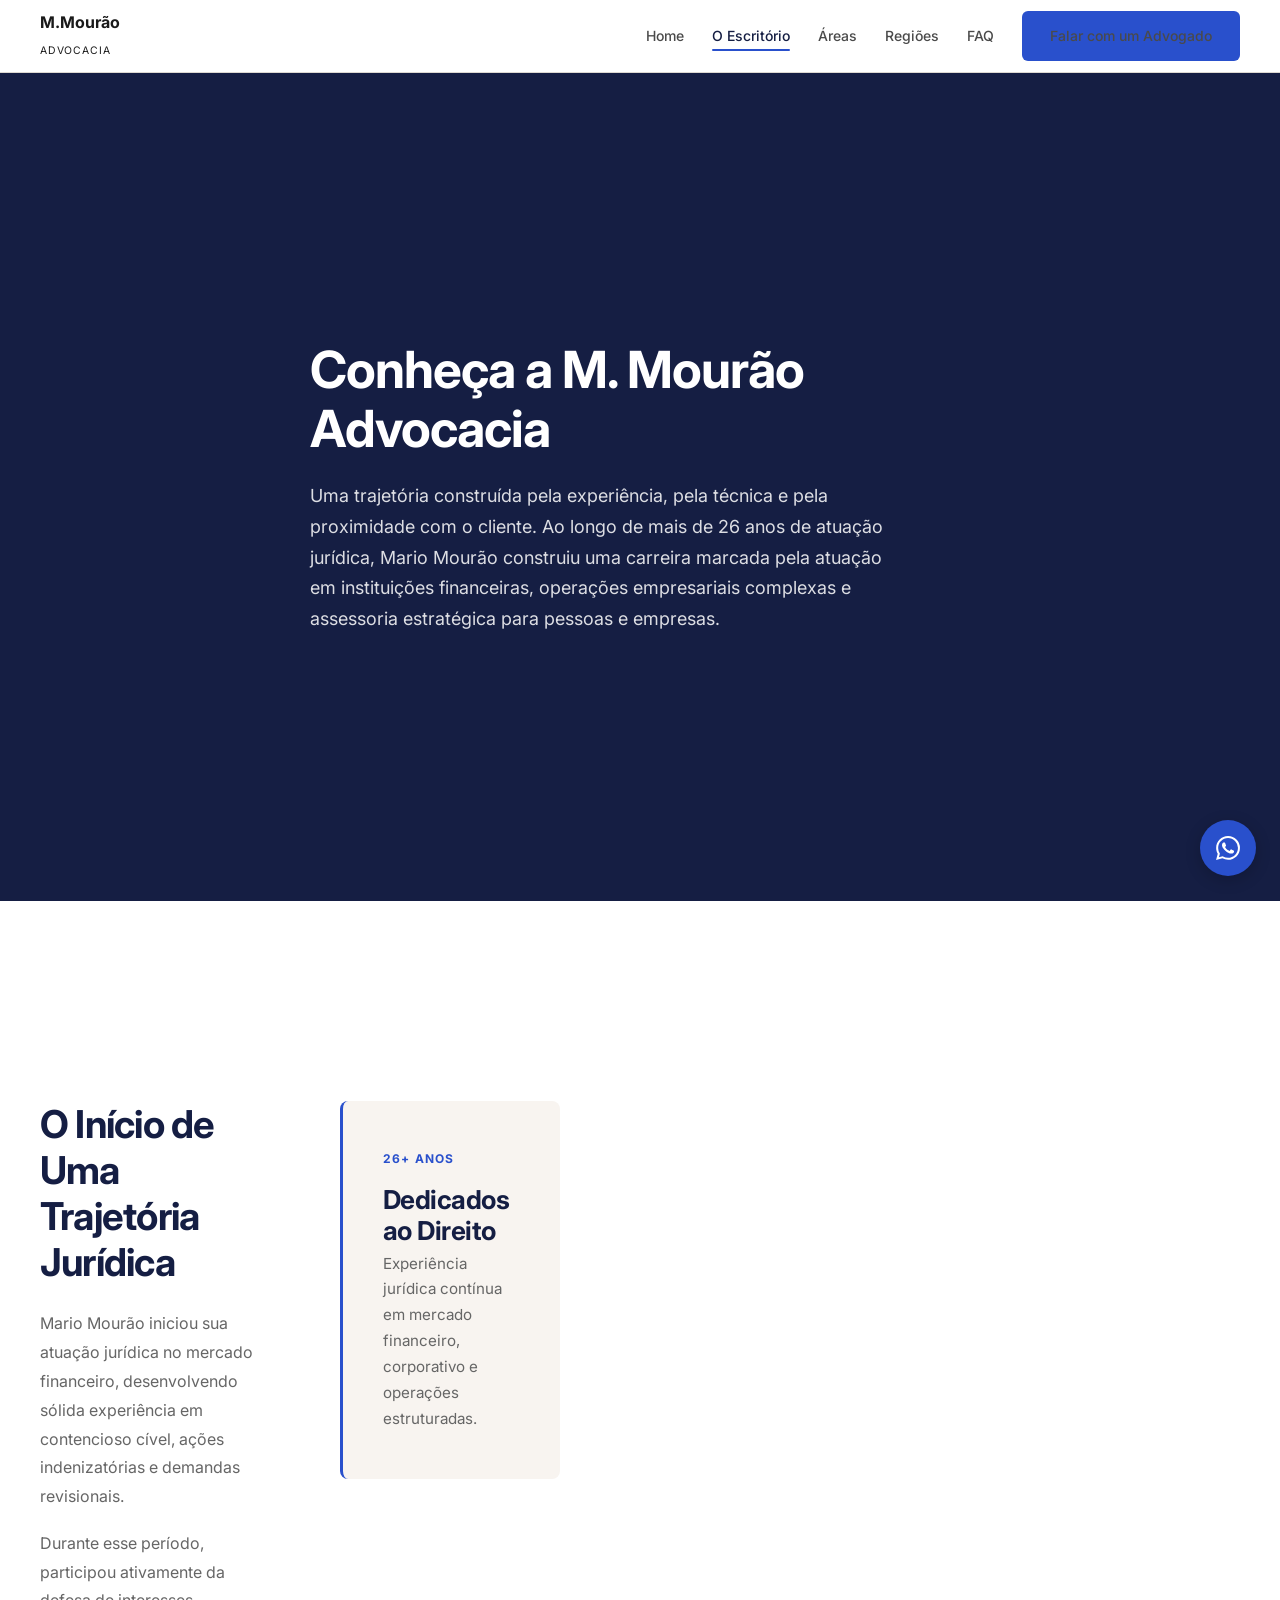
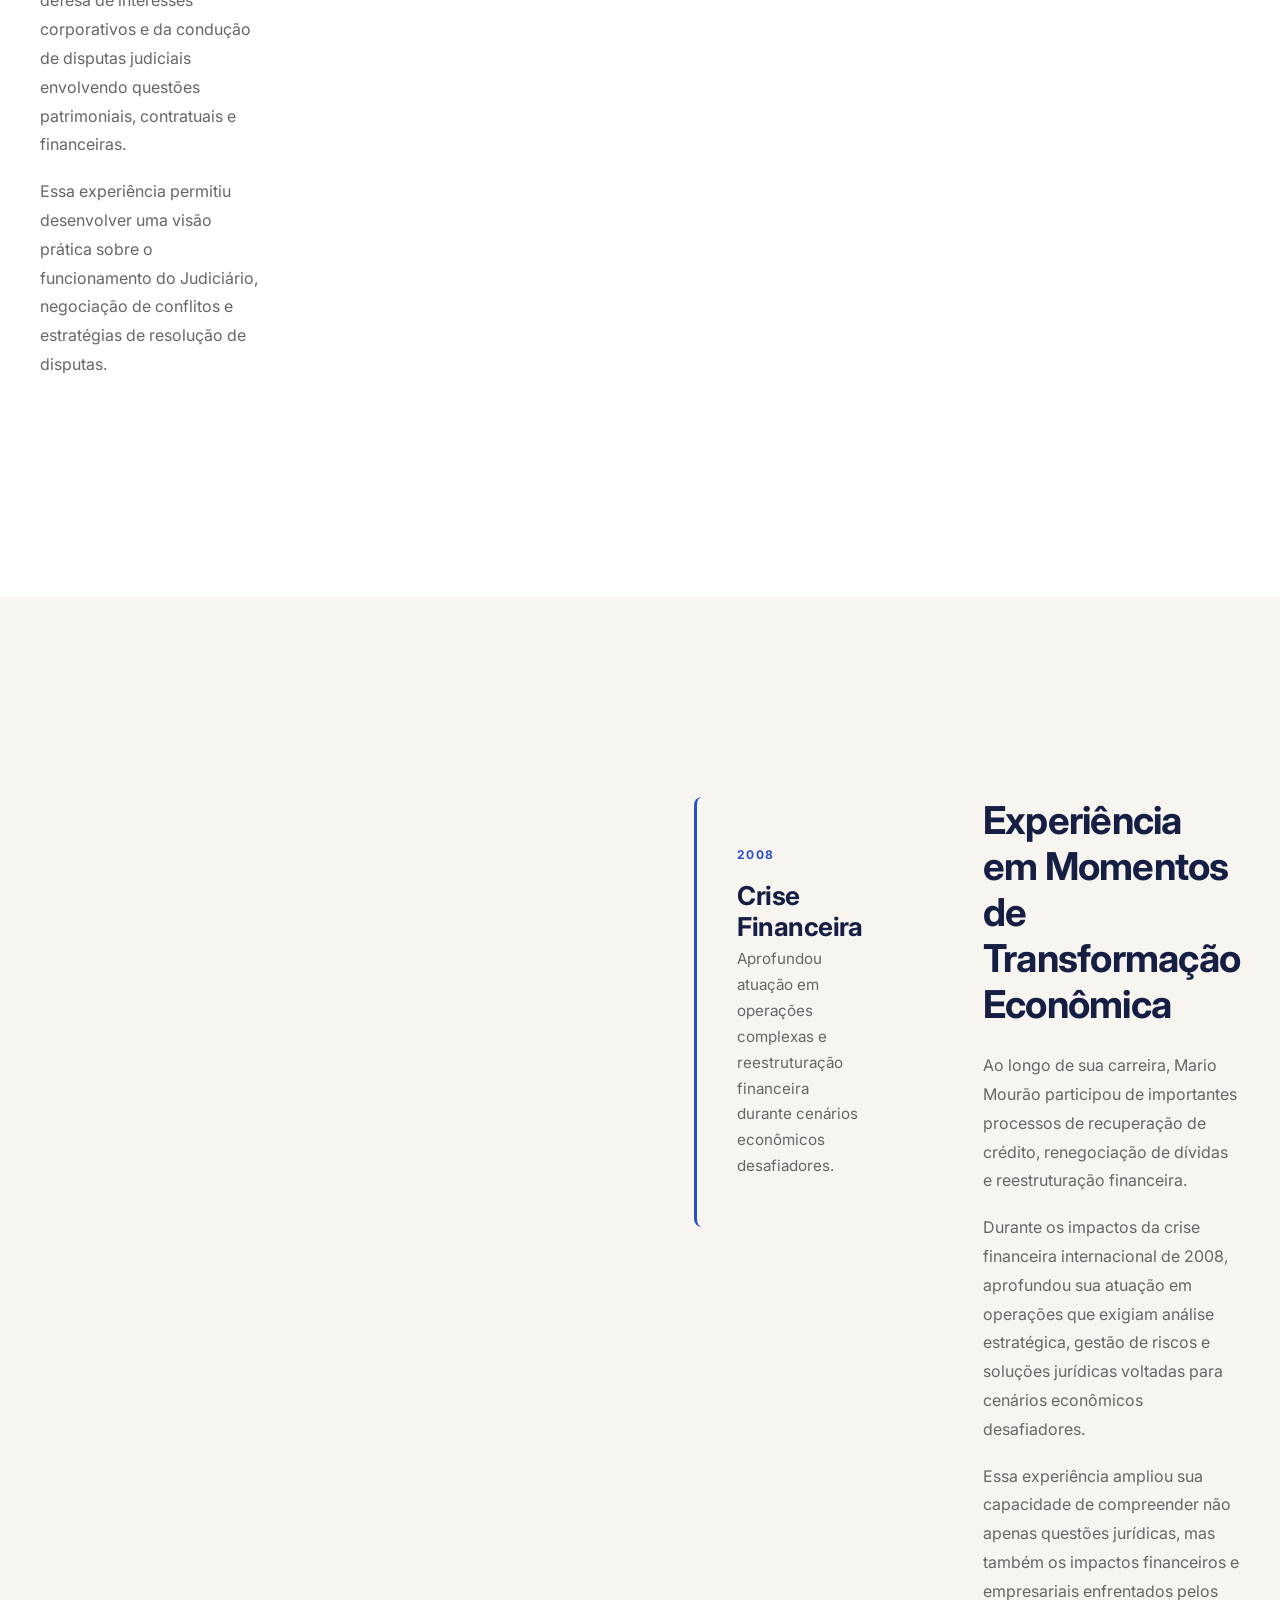
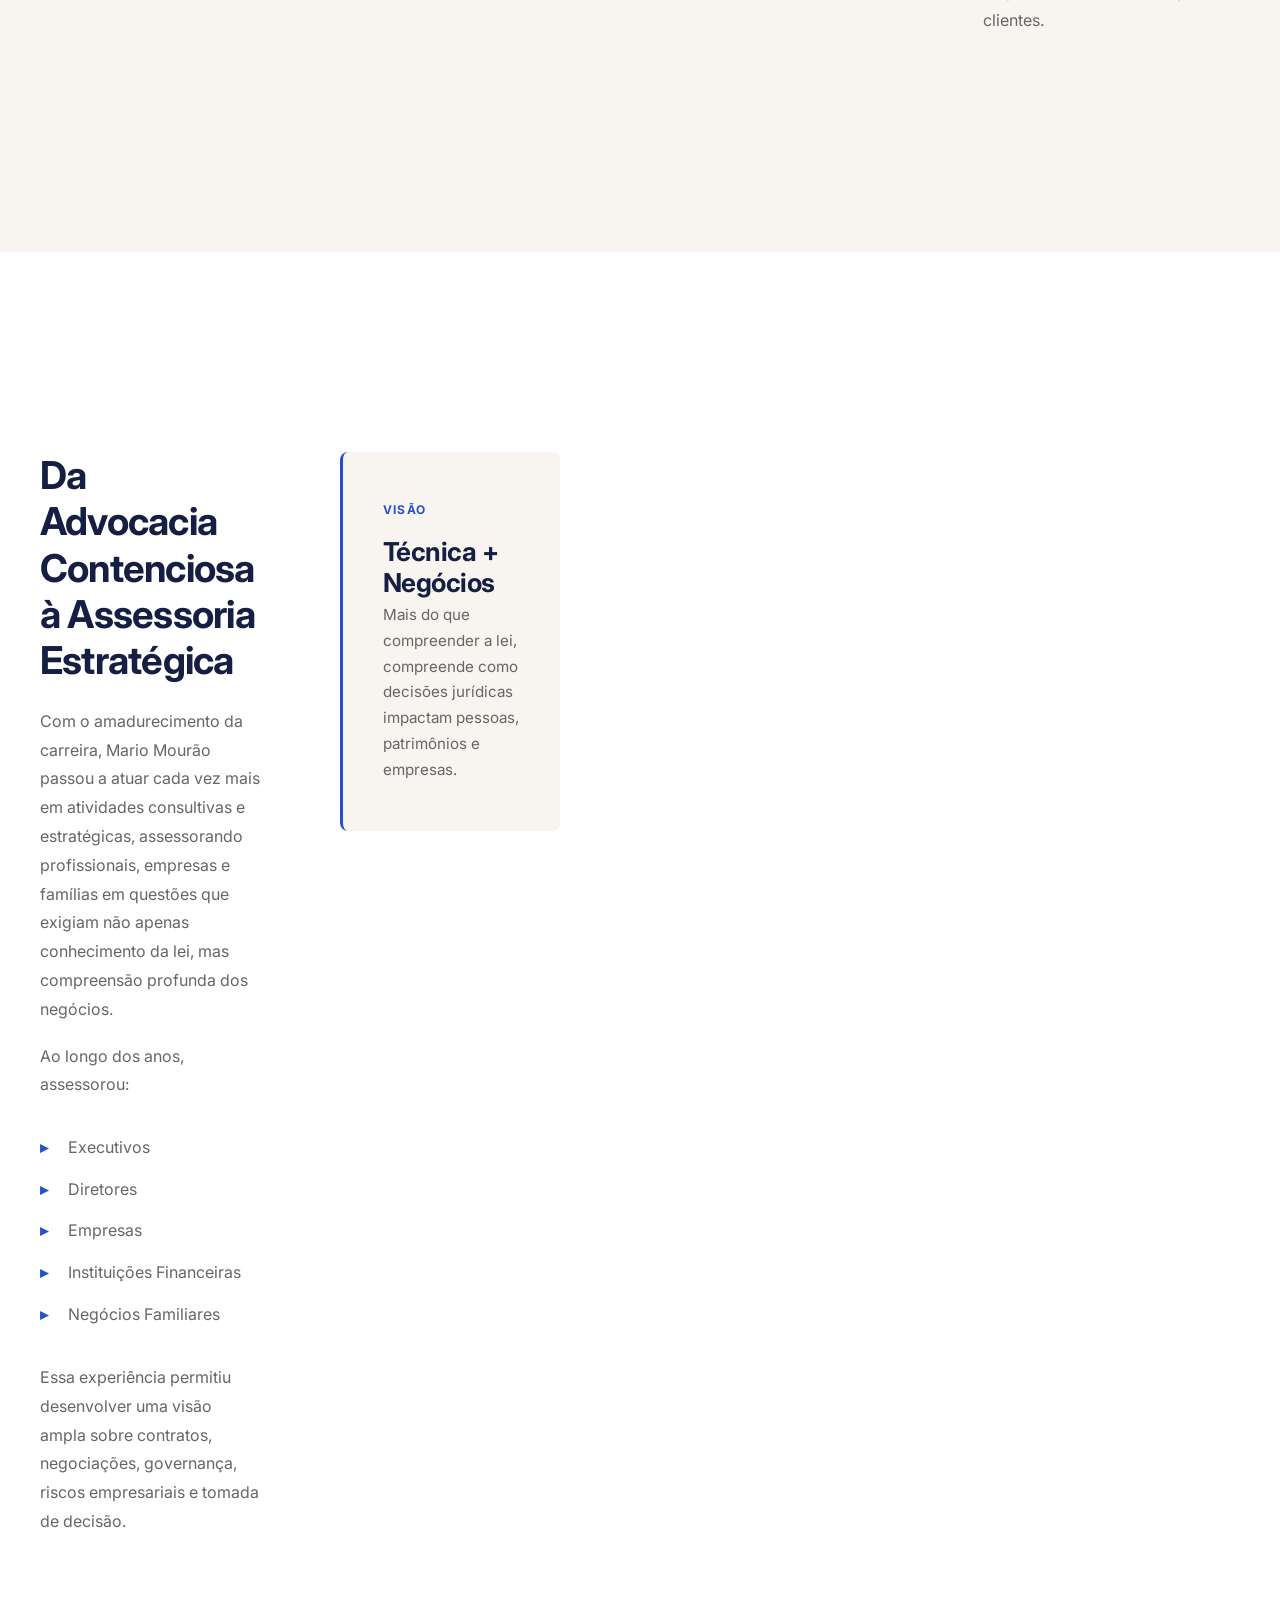
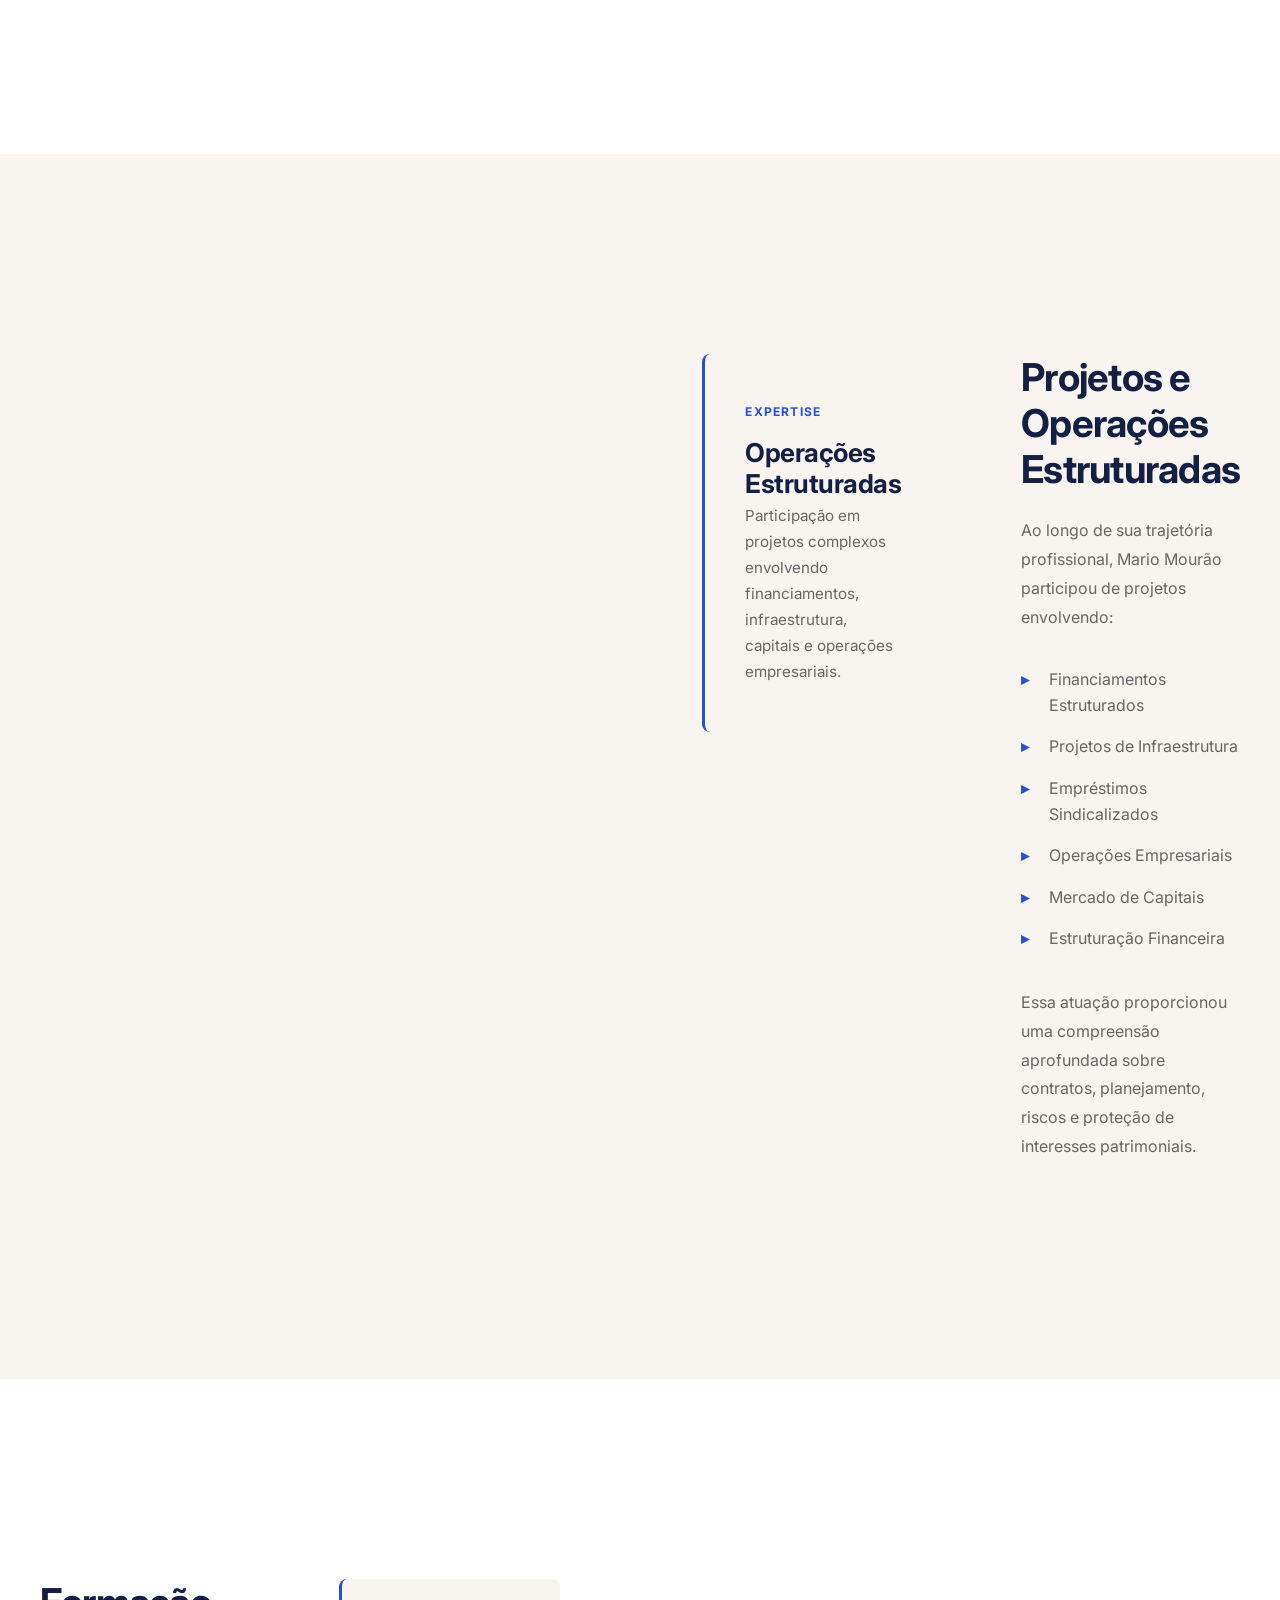
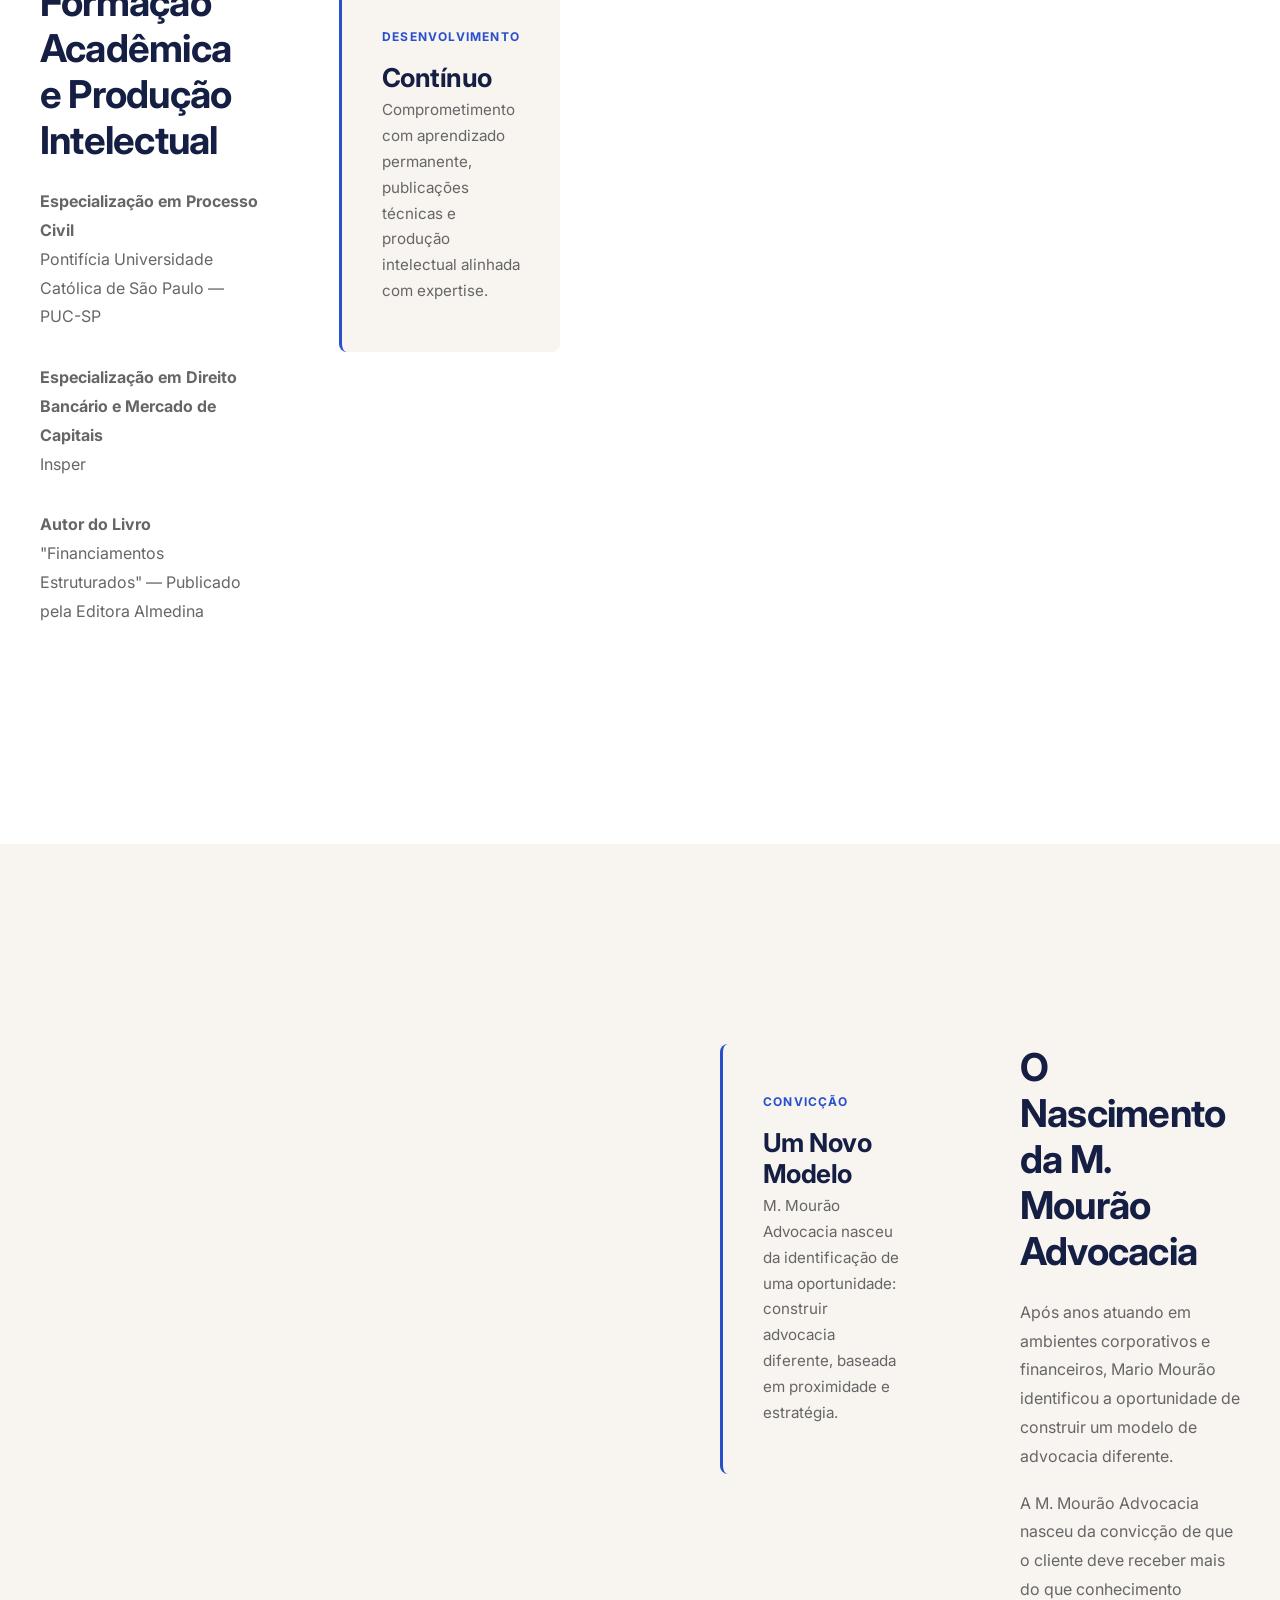
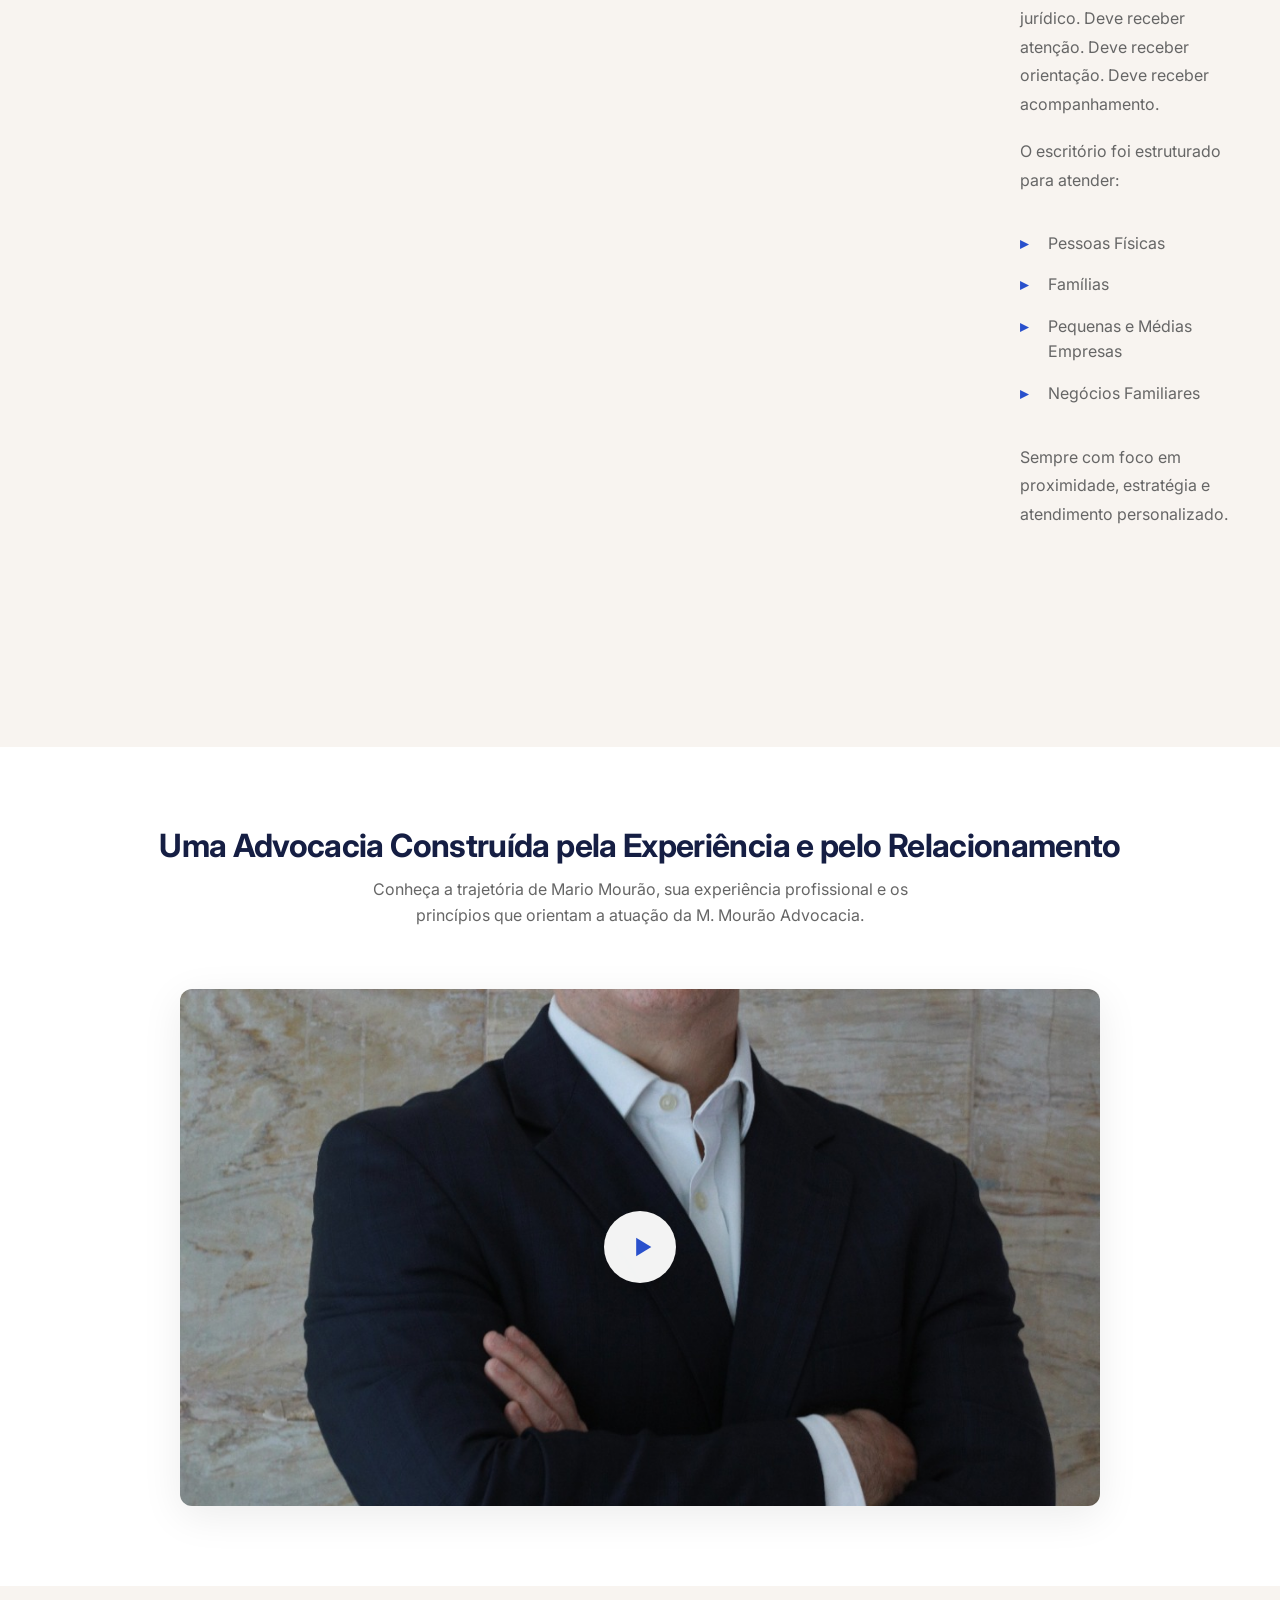
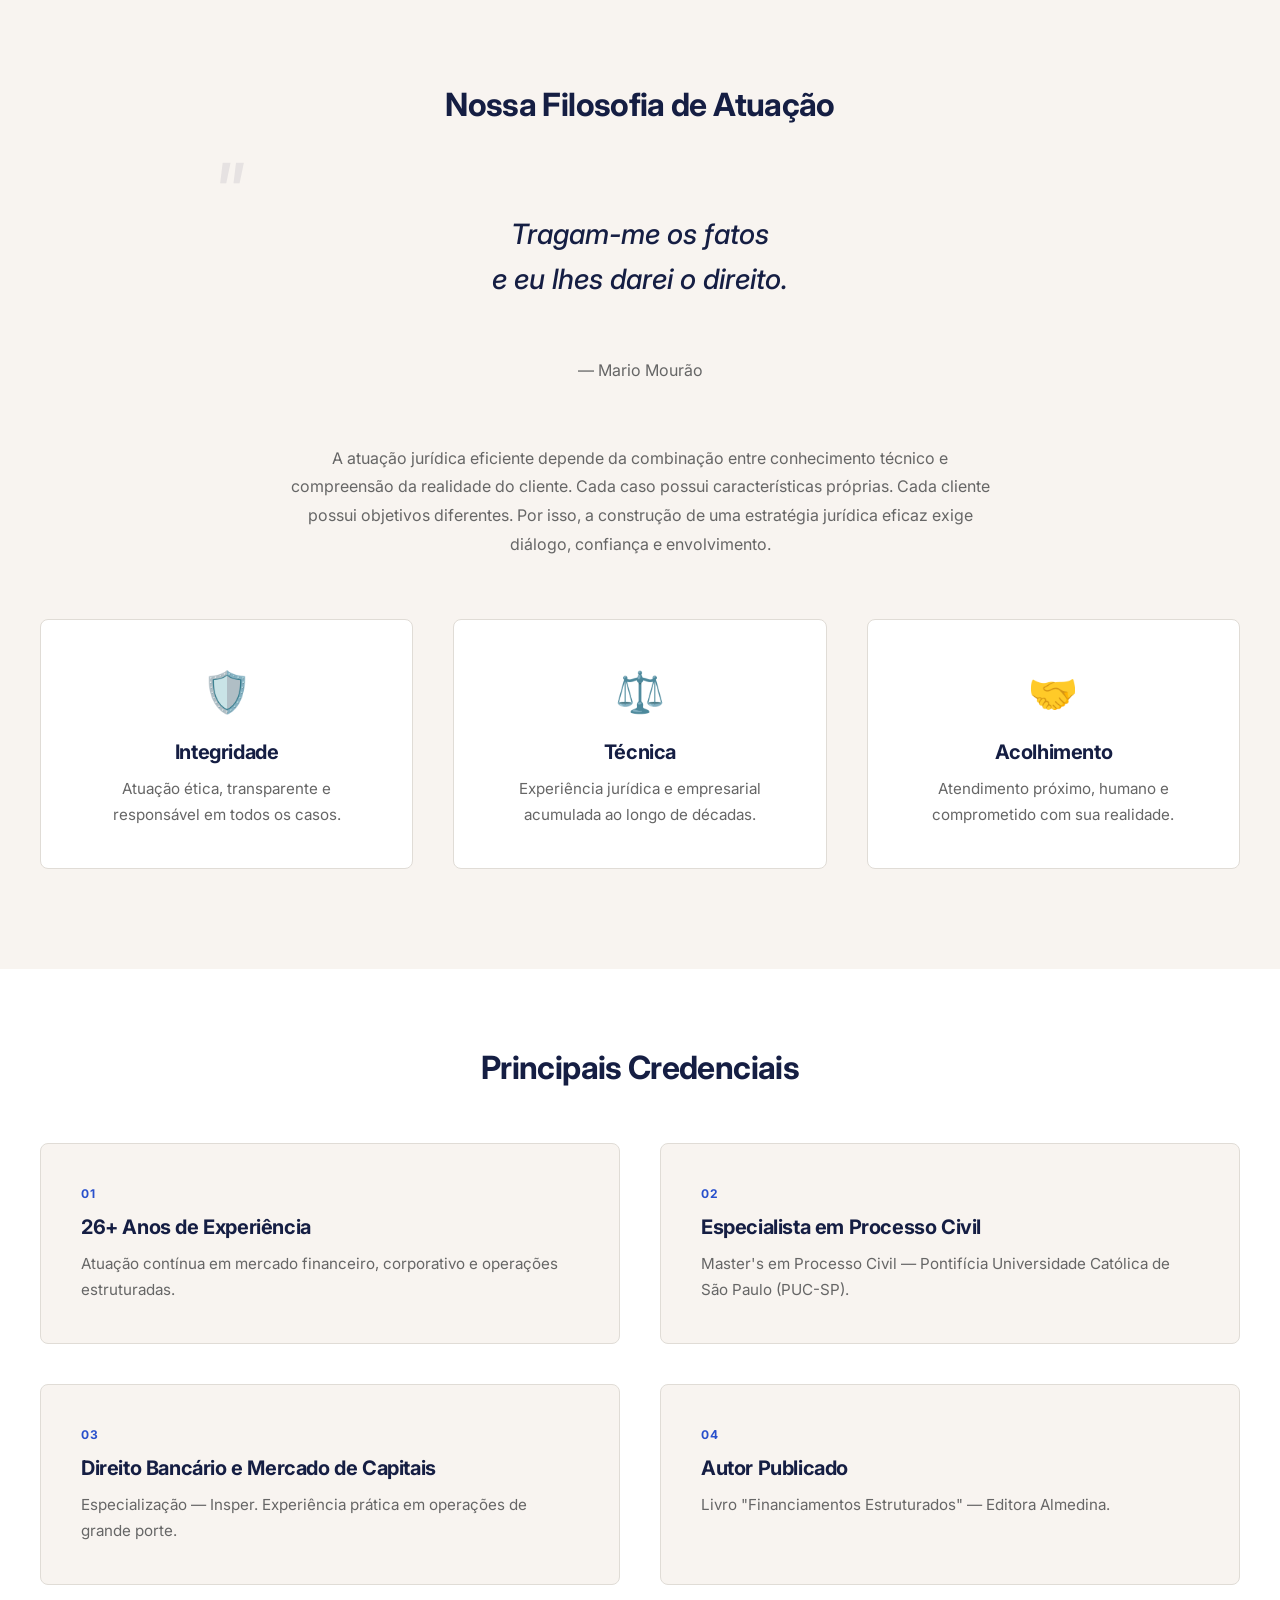
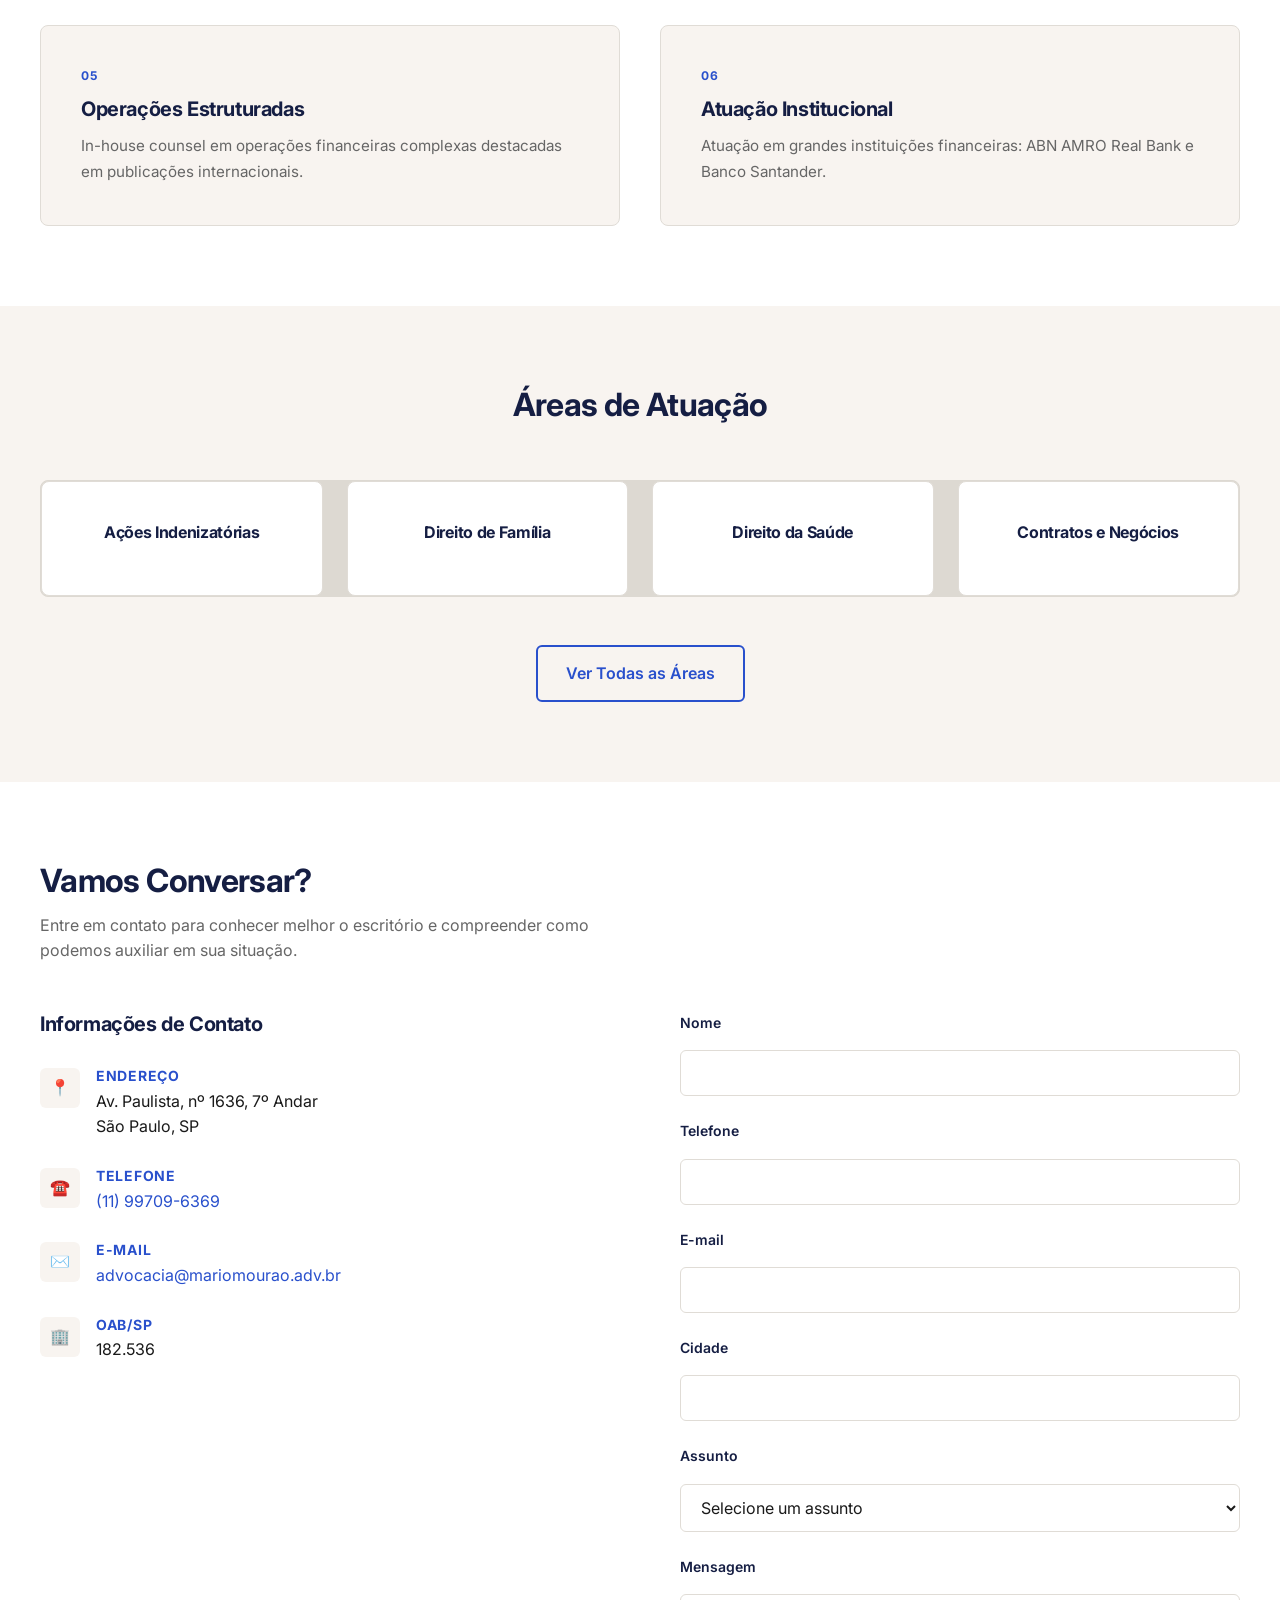
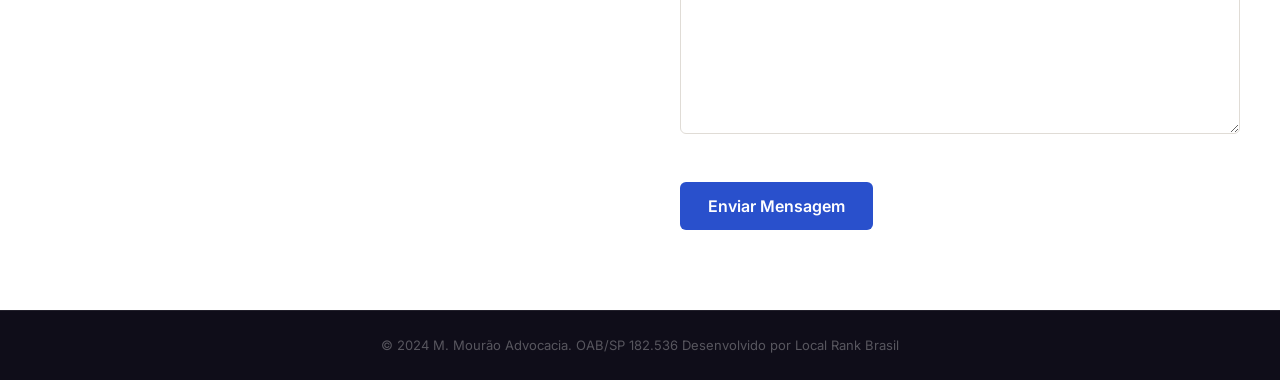
<file: website/o-escritorio.html>
<!DOCTYPE html>
<html lang="pt-BR">
<head>
  <meta charset="UTF-8">
  <meta name="viewport" content="width=device-width, initial-scale=1.0">
  <title>O Escritório | M. Mourão Advocacia</title>
  <meta name="description" content="Conheça a trajetória de Mario Mourão — 26+ anos de experiência jurídica em advocacia estratégica, operações estruturadas e atendimento personalizado.">
  <link rel="canonical" href="https://mmouraoadvocacia.com.br/o-escritorio/">
  <link rel="icon" href="assets/logo/mmourao-favicon.svg" type="image/svg+xml">

  <meta property="og:title" content="O Escritório | M. Mourão Advocacia">
  <meta property="og:description" content="26+ anos de experiência jurídica. Conheça a história de Mario Mourão.">
  <meta property="og:type" content="website">
  <meta property="og:url" content="https://mmouraoadvocacia.com.br/o-escritorio/">

  <link rel="preconnect" href="https://fonts.googleapis.com">
  <link rel="preconnect" href="https://fonts.gstatic.com" crossorigin>
  <link href="https://fonts.googleapis.com/css2?family=Inter:wght@300;400;500;600;700;800&display=swap" rel="stylesheet">
  <link rel="stylesheet" href="css/main.css">

  <script type="application/ld+json">
  {
    "@context": "https://schema.org",
    "@type": "Person",
    "name": "Mario Mourão",
    "jobTitle": "Advogado",
    "honorificPrefix": "Dr.",
    "identifier": "OAB/SP 182.536",
    "url": "https://mmouraoadvocacia.com.br/o-escritorio/",
    "telephone": "+55-11-99709-6369",
    "email": "advocacia@mariomourao.adv.br"
  }
  </script>

  <style>
    :root {
      --primary: #151E43;
      --secondary-light: #E1DDD9;
      --secondary-light-2: #F8F4F0;
      --accent-blue: #2950CC;
      --text: #1a1a1a;
      --text-light: #666;
      --border: #e0dcd6;
      --white: #ffffff;
    }

    * { margin: 0; padding: 0; box-sizing: border-box; }
    body { font-family: 'Inter', sans-serif; color: var(--text); line-height: 1.6; }

    .container { max-width: 1280px; margin: 0 auto; padding: 0 40px; }
    @media (max-width: 768px) { .container { padding: 0 24px; } }

    /* ─── HERO ─────────────────────────────────────────────────────── */
    .hero {
      background: var(--primary);
      color: var(--white);
      padding: 120px 0 80px;
      display: grid;
      align-items: center;
    }

    .hero-content h1 {
      font-size: clamp(2rem, 4vw, 3.5rem);
      font-weight: 700;
      line-height: 1.15;
      margin-bottom: 24px;
    }

    .hero-content p {
      font-size: 1.125rem;
      line-height: 1.7;
      color: rgba(255,255,255,.85);
      max-width: 580px;
      margin-bottom: 40px;
    }

    /* ─── SEÇÕES NARRATIVAS ─────────────────────────────────────────── */
    .section-narrative {
      padding: 100px 0;
      display: grid;
      grid-template-columns: 1fr 1fr;
      gap: 80px;
      align-items: start;
    }

    .section-narrative.reverse { direction: rtl; }
    .section-narrative.reverse > * { direction: ltr; }

    .narrative-text h2 {
      font-size: clamp(1.75rem, 3vw, 2.5rem);
      font-weight: 700;
      line-height: 1.2;
      margin-bottom: 24px;
      color: var(--primary);
    }

    .narrative-text p {
      font-size: 1rem;
      line-height: 1.8;
      color: var(--text-light);
      margin-bottom: 18px;
    }

    .narrative-text ul {
      list-style: none;
      margin: 28px 0;
    }

    .narrative-text li {
      padding: 8px 0 8px 28px;
      position: relative;
      font-size: 1rem;
      color: var(--text-light);
    }

    .narrative-text li::before {
      content: '▸';
      position: absolute;
      left: 0;
      color: var(--accent-blue);
      font-weight: bold;
    }

    .narrative-aside {
      background: var(--secondary-light-2);
      padding: 48px 40px;
      border-radius: 8px;
      border-left: 3px solid var(--accent-blue);
    }

    .narrative-aside-label {
      font-size: .75rem;
      font-weight: 700;
      letter-spacing: .1em;
      text-transform: uppercase;
      color: var(--accent-blue);
      margin-bottom: 16px;
    }

    .narrative-aside h3 {
      font-size: 1.625rem;
      font-weight: 700;
      color: var(--primary);
      line-height: 1.2;
      margin-bottom: 4px;
    }

    .narrative-aside p {
      font-size: .95rem;
      line-height: 1.7;
      color: var(--text-light);
    }

    /* ─── VÍDEO ─────────────────────────────────────────────────────── */
    .section-video {
      padding: 80px 0;
      text-align: center;
    }

    .section-video h2 {
      font-size: 2rem;
      font-weight: 700;
      margin-bottom: 12px;
      color: var(--primary);
    }

    .section-video > .container > p {
      font-size: 1rem;
      color: var(--text-light);
      max-width: 600px;
      margin: 0 auto 60px;
    }

    .video-frame {
      max-width: 920px;
      margin: 0 auto;
      position: relative;
      aspect-ratio: 16 / 9;
      border-radius: 12px;
      overflow: hidden;
      cursor: pointer;
      box-shadow: 0 10px 40px rgba(0,0,0,.08);
      transition: transform .3s ease;
    }

    .video-frame:hover { transform: translateY(-4px); }

    .video-frame img {
      width: 100%;
      height: 100%;
      object-fit: cover;
      display: block;
    }

    .video-play-btn {
      position: absolute;
      top: 50%;
      left: 50%;
      transform: translate(-50%, -50%);
      width: 72px;
      height: 72px;
      border-radius: 50%;
      background: rgba(255,255,255,.95);
      display: flex;
      align-items: center;
      justify-content: center;
      box-shadow: 0 8px 32px rgba(0,0,0,.15);
      transition: all .3s ease;
    }

    .video-frame:hover .video-play-btn {
      transform: translate(-50%, -50%) scale(1.1);
      background: var(--white);
    }

    .video-play-btn svg {
      width: 28px;
      height: 28px;
      fill: var(--accent-blue);
      margin-left: 4px;
    }

    /* ─── CREDENCIAIS ─────────────────────────────────────────────────── */
    .section-credentials {
      padding: 80px 0;
    }

    .section-credentials h2 {
      font-size: 2rem;
      font-weight: 700;
      margin-bottom: 56px;
      color: var(--primary);
      text-align: center;
    }

    .credentials-grid {
      display: grid;
      grid-template-columns: repeat(2, 1fr);
      gap: 40px;
    }

    .credential-card {
      padding: 40px;
      background: var(--secondary-light-2);
      border-radius: 8px;
      border: 1px solid var(--border);
      transition: all .3s ease;
    }

    .credential-card:hover {
      border-color: var(--accent-blue);
      box-shadow: 0 8px 24px rgba(41, 80, 204, .08);
    }

    .credential-number {
      font-size: .75rem;
      font-weight: 700;
      letter-spacing: .1em;
      text-transform: uppercase;
      color: var(--accent-blue);
      margin-bottom: 12px;
    }

    .credential-card h3 {
      font-size: 1.25rem;
      font-weight: 700;
      color: var(--primary);
      margin-bottom: 12px;
    }

    .credential-card p {
      font-size: .95rem;
      color: var(--text-light);
      line-height: 1.7;
    }

    /* ─── FILOSOFIA ─────────────────────────────────────────────────── */
    .section-philosophy {
      padding: 100px 0;
      text-align: center;
    }

    .section-philosophy h2 {
      font-size: 2rem;
      font-weight: 700;
      margin-bottom: 48px;
      color: var(--primary);
    }

    .philosophy-quote {
      max-width: 800px;
      margin: 0 auto 60px;
    }

    .philosophy-quote blockquote {
      font-size: 1.75rem;
      font-weight: 500;
      line-height: 1.6;
      color: var(--primary);
      font-style: italic;
      margin-bottom: 16px;
      position: relative;
      padding: 40px 0;
    }

    .philosophy-quote blockquote::before {
      content: '"';
      font-size: 5rem;
      color: rgba(21, 30, 67, .08);
      position: absolute;
      top: -20px;
      left: -30px;
      line-height: 1;
    }

    .philosophy-quote cite {
      font-size: 1rem;
      color: var(--text-light);
      font-style: normal;
    }

    .pillars-grid {
      display: grid;
      grid-template-columns: repeat(3, 1fr);
      gap: 40px;
      margin-top: 60px;
    }

    .pillar-card {
      padding: 40px;
      background: var(--white);
      border: 1px solid var(--border);
      border-radius: 8px;
      text-align: center;
      transition: all .3s ease;
    }

    .pillar-card:hover {
      background: var(--primary);
      border-color: var(--primary);
      color: var(--white);
    }

    .pillar-icon {
      font-size: 2.5rem;
      margin-bottom: 16px;
    }

    .pillar-card h3 {
      font-size: 1.25rem;
      font-weight: 700;
      margin-bottom: 12px;
      color: var(--primary);
    }

    .pillar-card:hover h3 { color: var(--white); }

    .pillar-card p {
      font-size: .95rem;
      line-height: 1.7;
      color: var(--text-light);
    }

    .pillar-card:hover p { color: rgba(255,255,255,.85); }

    /* ─── ÁREAS DE ATUAÇÃO ─────────────────────────────────────────────── */
    .section-areas {
      padding: 80px 0;
    }

    .section-areas h2 {
      font-size: 2rem;
      font-weight: 700;
      margin-bottom: 56px;
      color: var(--primary);
      text-align: center;
    }

    .areas-grid {
      display: grid;
      grid-template-columns: repeat(4, 1fr);
      gap: 24px;
    }

    .area-card {
      padding: 40px 28px;
      background: var(--white);
      border: 1px solid var(--border);
      border-radius: 8px;
      text-align: center;
      transition: all .3s ease;
    }

    .area-card:hover {
      border-color: var(--accent-blue);
      background: var(--secondary-light-2);
      box-shadow: 0 8px 24px rgba(0,0,0,.06);
    }

    .area-card h3 {
      font-size: 1rem;
      font-weight: 700;
      color: var(--primary);
      margin-bottom: 12px;
      line-height: 1.3;
    }

    /* ─── FORMULÁRIO ─────────────────────────────────────────────────── */
    .section-contact {
      padding: 80px 0;
    }

    .section-contact h2 {
      font-size: 2rem;
      font-weight: 700;
      margin-bottom: 12px;
      color: var(--primary);
    }

    .section-contact > .container > p {
      font-size: 1rem;
      color: var(--text-light);
      margin-bottom: 48px;
      max-width: 600px;
    }

    .contact-grid {
      display: grid;
      grid-template-columns: 1fr 1fr;
      gap: 80px;
      align-items: start;
    }

    .contact-info h3 {
      font-size: 1.25rem;
      font-weight: 700;
      color: var(--primary);
      margin-bottom: 32px;
    }

    .contact-item {
      display: flex;
      gap: 16px;
      margin-bottom: 28px;
    }

    .contact-icon {
      width: 40px;
      height: 40px;
      background: var(--secondary-light-2);
      border-radius: 6px;
      display: flex;
      align-items: center;
      justify-content: center;
      color: var(--accent-blue);
      flex-shrink: 0;
    }

    .contact-item-text h4 {
      font-size: .875rem;
      font-weight: 700;
      text-transform: uppercase;
      letter-spacing: .05em;
      color: var(--accent-blue);
      margin-bottom: 4px;
    }

    .contact-item-text p {
      font-size: 1rem;
      color: var(--text);
    }

    .contact-item-text a {
      color: var(--accent-blue);
      text-decoration: none;
      transition: color .2s;
    }

    .contact-item-text a:hover { color: var(--primary); }

    /* ─── FORM ─────────────────────────────────────────────────────── */
    .contact-form {
      display: grid;
      gap: 24px;
    }

    .form-group {
      display: flex;
      flex-direction: column;
    }

    .form-group label {
      font-size: .875rem;
      font-weight: 600;
      color: var(--primary);
      margin-bottom: 8px;
    }

    .form-group input,
    .form-group textarea,
    .form-group select {
      font-family: 'Inter', sans-serif;
      font-size: 1rem;
      padding: 12px 16px;
      border: 1px solid var(--border);
      border-radius: 6px;
      background: var(--white);
      color: var(--text);
      transition: all .3s ease;
    }

    .form-group input:focus,
    .form-group textarea:focus,
    .form-group select:focus {
      outline: none;
      border-color: var(--accent-blue);
      box-shadow: 0 0 0 3px rgba(41, 80, 204, .1);
    }

    .form-group textarea {
      resize: vertical;
      min-height: 140px;
    }

    .form-submit {
      margin-top: 24px;
    }

    /* ─── BOTÕES ─────────────────────────────────────────────────────── */
    .btn {
      display: inline-flex;
      align-items: center;
      gap: 8px;
      padding: 14px 28px;
      border: none;
      border-radius: 6px;
      font-size: 1rem;
      font-weight: 600;
      cursor: pointer;
      transition: all .3s ease;
      text-decoration: none;
      font-family: 'Inter', sans-serif;
    }

    .btn--primary {
      background: var(--accent-blue);
      color: var(--white);
    }

    .btn--primary:hover {
      background: #1e3fa0;
      transform: translateY(-2px);
    }

    .btn--secondary {
      background: transparent;
      border: 2px solid var(--accent-blue);
      color: var(--accent-blue);
    }

    .btn--secondary:hover {
      background: var(--accent-blue);
      color: var(--white);
    }

    /* ─── LIGHTBOX ─────────────────────────────────────────────────── */
    .lightbox {
      display: none;
      position: fixed;
      inset: 0;
      z-index: 9000;
      background: rgba(0,0,0,.92);
      align-items: center;
      justify-content: center;
    }

    .lightbox.open { display: flex; }

    .lightbox-inner {
      position: relative;
      width: 90vw;
      max-width: 900px;
      aspect-ratio: 16 / 9;
    }

    .lightbox-inner iframe {
      width: 100%;
      height: 100%;
      border: none;
      border-radius: 8px;
    }

    .lightbox-close {
      position: absolute;
      top: -44px;
      right: 0;
      color: rgba(255,255,255,.7);
      font-size: 1.5rem;
      cursor: pointer;
      background: none;
      border: none;
      padding: 8px;
      line-height: 1;
      transition: color .2s;
    }

    .lightbox-close:hover { color: var(--white); }

    /* ─── SEÇÃO ALTERNADA ─────────────────────────────────────────────── */
    .bg-light { background: var(--white); }
    .bg-soft { background: var(--secondary-light-2); }

    /* ─── RESPONSIVE ─────────────────────────────────────────────────── */
    @media (max-width: 1024px) {
      .section-narrative,
      .contact-grid { grid-template-columns: 1fr; gap: 60px; }
      .pillars-grid { grid-template-columns: repeat(2, 1fr); }
      .areas-grid { grid-template-columns: repeat(2, 1fr); }
      .credentials-grid { grid-template-columns: 1fr; }
    }

    @media (max-width: 768px) {
      .section-narrative { gap: 40px; }
      .hero { padding: 80px 0 60px; }
      .section-narrative,
      .section-video,
      .section-credentials,
      .section-philosophy,
      .section-areas,
      .section-contact { padding: 60px 0; }
      .narrative-text h2 { font-size: 1.5rem; }
      .narrative-aside { padding: 32px 24px; }
      .section-video h2,
      .section-credentials h2,
      .section-philosophy h2,
      .section-areas h2,
      .section-contact h2 { font-size: 1.5rem; }
      .philosophy-quote blockquote { font-size: 1.25rem; }
      .pillars-grid,
      .areas-grid { grid-template-columns: 1fr; }
      .credentials-grid { grid-template-columns: 1fr; }
      .contact-grid { gap: 40px; }
    }
  </style>
</head>
<body>

<!-- HEADER (reuse from main.css) -->
<header class="hdr">
  <div class="container hdr-inner">
    <a href="index.html" class="hdr-logo">
      <span style="font-weight:700;font-size:1rem">M.Mourão</span><br>
      <span style="font-weight:400;font-size:.65rem;letter-spacing:.08em;text-transform:uppercase">Advocacia</span>
    </a>
    <nav class="nav-list">
      <a href="index.html">Home</a>
      <a href="o-escritorio.html" class="active">O Escritório</a>
      <a href="areas-de-atuacao.html">Áreas</a>
      <a href="regioes-atendidas.html">Regiões</a>
      <a href="faq.html">FAQ</a>
      <a href="contato.html" class="btn btn--primary">Falar com um Advogado</a>
    </nav>
  </div>
</header>

<!-- HERO -->
<section class="hero">
  <div class="container">
    <div class="hero-content">
      <h1>Conheça a M. Mourão Advocacia</h1>
      <p>Uma trajetória construída pela experiência, pela técnica e pela proximidade com o cliente. Ao longo de mais de 26 anos de atuação jurídica, Mario Mourão construiu uma carreira marcada pela atuação em instituições financeiras, operações empresariais complexas e assessoria estratégica para pessoas e empresas.</p>
    </div>
  </div>
</section>

<!-- S1: TRAJETÓRIA INICIAL -->
<section class="section-narrative bg-light">
  <div class="container">
    <div class="section-narrative">
      <div class="narrative-text">
        <h2>O Início de Uma Trajetória Jurídica</h2>
        <p>Mario Mourão iniciou sua atuação jurídica no mercado financeiro, desenvolvendo sólida experiência em contencioso cível, ações indenizatórias e demandas revisionais.</p>
        <p>Durante esse período, participou ativamente da defesa de interesses corporativos e da condução de disputas judiciais envolvendo questões patrimoniais, contratuais e financeiras.</p>
        <p>Essa experiência permitiu desenvolver uma visão prática sobre o funcionamento do Judiciário, negociação de conflitos e estratégias de resolução de disputas.</p>
      </div>
      <div class="narrative-aside">
        <div class="narrative-aside-label">26+ Anos</div>
        <h3>Dedicados ao Direito</h3>
        <p>Experiência jurídica contínua em mercado financeiro, corporativo e operações estruturadas.</p>
      </div>
    </div>
  </div>
</section>

<!-- S2: TRANSFORMAÇÃO ECONÔMICA -->
<section class="section-narrative bg-soft" style="direction: rtl;">
  <div style="direction: ltr;">
  <div class="container">
    <div class="section-narrative">
      <div class="narrative-aside">
        <div class="narrative-aside-label">2008</div>
        <h3>Crise Financeira</h3>
        <p>Aprofundou atuação em operações complexas e reestruturação financeira durante cenários econômicos desafiadores.</p>
      </div>
      <div class="narrative-text">
        <h2>Experiência em Momentos de Transformação Econômica</h2>
        <p>Ao longo de sua carreira, Mario Mourão participou de importantes processos de recuperação de crédito, renegociação de dívidas e reestruturação financeira.</p>
        <p>Durante os impactos da crise financeira internacional de 2008, aprofundou sua atuação em operações que exigiam análise estratégica, gestão de riscos e soluções jurídicas voltadas para cenários econômicos desafiadores.</p>
        <p>Essa experiência ampliou sua capacidade de compreender não apenas questões jurídicas, mas também os impactos financeiros e empresariais enfrentados pelos clientes.</p>
      </div>
    </div>
  </div>
  </div>
</section>

<!-- S3: EVOLUÇÃO -->
<section class="section-narrative bg-light">
  <div class="container">
    <div class="section-narrative">
      <div class="narrative-text">
        <h2>Da Advocacia Contenciosa à Assessoria Estratégica</h2>
        <p>Com o amadurecimento da carreira, Mario Mourão passou a atuar cada vez mais em atividades consultivas e estratégicas, assessorando profissionais, empresas e famílias em questões que exigiam não apenas conhecimento da lei, mas compreensão profunda dos negócios.</p>
        <p>Ao longo dos anos, assessorou:</p>
        <ul>
          <li>Executivos</li>
          <li>Diretores</li>
          <li>Empresas</li>
          <li>Instituições Financeiras</li>
          <li>Negócios Familiares</li>
        </ul>
        <p>Essa experiência permitiu desenvolver uma visão ampla sobre contratos, negociações, governança, riscos empresariais e tomada de decisão.</p>
      </div>
      <div class="narrative-aside">
        <div class="narrative-aside-label">Visão</div>
        <h3>Técnica + Negócios</h3>
        <p>Mais do que compreender a lei, compreende como decisões jurídicas impactam pessoas, patrimônios e empresas.</p>
      </div>
    </div>
  </div>
</section>

<!-- S4: PROJETOS -->
<section class="section-narrative bg-soft" style="direction: rtl;">
  <div style="direction: ltr;">
  <div class="container">
    <div class="section-narrative">
      <div class="narrative-aside">
        <div class="narrative-aside-label">Expertise</div>
        <h3>Operações Estruturadas</h3>
        <p>Participação em projetos complexos envolvendo financiamentos, infraestrutura, capitais e operações empresariais.</p>
      </div>
      <div class="narrative-text">
        <h2>Projetos e Operações Estruturadas</h2>
        <p>Ao longo de sua trajetória profissional, Mario Mourão participou de projetos envolvendo:</p>
        <ul>
          <li>Financiamentos Estruturados</li>
          <li>Projetos de Infraestrutura</li>
          <li>Empréstimos Sindicalizados</li>
          <li>Operações Empresariais</li>
          <li>Mercado de Capitais</li>
          <li>Estruturação Financeira</li>
        </ul>
        <p>Essa atuação proporcionou uma compreensão aprofundada sobre contratos, planejamento, riscos e proteção de interesses patrimoniais.</p>
      </div>
    </div>
  </div>
  </div>
</section>

<!-- S5: FORMAÇÃO -->
<section class="section-narrative bg-light">
  <div class="container">
    <div class="section-narrative">
      <div class="narrative-text">
        <h2>Formação Acadêmica e Produção Intelectual</h2>
        <p style="margin-bottom: 32px;"><strong>Especialização em Processo Civil</strong><br>Pontifícia Universidade Católica de São Paulo — PUC-SP</p>
        <p style="margin-bottom: 32px;"><strong>Especialização em Direito Bancário e Mercado de Capitais</strong><br>Insper</p>
        <p><strong>Autor do Livro</strong><br>"Financiamentos Estruturados" — Publicado pela Editora Almedina</p>
      </div>
      <div class="narrative-aside">
        <div class="narrative-aside-label">Desenvolvimento</div>
        <h3>Contínuo</h3>
        <p>Comprometimento com aprendizado permanente, publicações técnicas e produção intelectual alinhada com expertise.</p>
      </div>
    </div>
  </div>
</section>

<!-- S6: NASCIMENTO -->
<section class="section-narrative bg-soft" style="direction: rtl;">
  <div style="direction: ltr;">
  <div class="container">
    <div class="section-narrative">
      <div class="narrative-aside">
        <div class="narrative-aside-label">Convicção</div>
        <h3>Um Novo Modelo</h3>
        <p>M. Mourão Advocacia nasceu da identificação de uma oportunidade: construir advocacia diferente, baseada em proximidade e estratégia.</p>
      </div>
      <div class="narrative-text">
        <h2>O Nascimento da M. Mourão Advocacia</h2>
        <p>Após anos atuando em ambientes corporativos e financeiros, Mario Mourão identificou a oportunidade de construir um modelo de advocacia diferente.</p>
        <p>A M. Mourão Advocacia nasceu da convicção de que o cliente deve receber mais do que conhecimento jurídico. Deve receber atenção. Deve receber orientação. Deve receber acompanhamento.</p>
        <p>O escritório foi estruturado para atender:</p>
        <ul>
          <li>Pessoas Físicas</li>
          <li>Famílias</li>
          <li>Pequenas e Médias Empresas</li>
          <li>Negócios Familiares</li>
        </ul>
        <p>Sempre com foco em proximidade, estratégia e atendimento personalizado.</p>
      </div>
    </div>
  </div>
  </div>
</section>

<!-- S7: VÍDEO -->
<section class="section-video bg-light">
  <div class="container">
    <h2>Uma Advocacia Construída pela Experiência e pelo Relacionamento</h2>
    <p>Conheça a trajetória de Mario Mourão, sua experiência profissional e os princípios que orientam a atuação da M. Mourão Advocacia.</p>

    <div class="video-frame" id="videoThumb" role="button" tabindex="0" aria-label="Assistir vídeo institucional">
      <img src="assets/fotos/mario-02.jpg" alt="Dr. Mario Mourão — vídeo institucional">
      <div class="video-play-btn">
        <svg viewBox="0 0 24 24" fill="none"><polygon points="7,4 20,12 7,20"/></svg>
      </div>
    </div>
  </div>
</section>

<!-- S8: FILOSOFIA -->
<section class="section-philosophy bg-soft">
  <div class="container">
    <h2>Nossa Filosofia de Atuação</h2>

    <div class="philosophy-quote">
      <blockquote>Tragam-me os fatos<br>e eu lhes darei o direito.</blockquote>
      <cite>— Mario Mourão</cite>
    </div>

    <p style="max-width: 720px; margin: 0 auto 60px; font-size: 1rem; color: var(--text-light); line-height: 1.8;">
      A atuação jurídica eficiente depende da combinação entre conhecimento técnico e compreensão da realidade do cliente. Cada caso possui características próprias. Cada cliente possui objetivos diferentes. Por isso, a construção de uma estratégia jurídica eficaz exige diálogo, confiança e envolvimento.
    </p>

    <div class="pillars-grid">
      <div class="pillar-card">
        <div class="pillar-icon">🛡️</div>
        <h3>Integridade</h3>
        <p>Atuação ética, transparente e responsável em todos os casos.</p>
      </div>
      <div class="pillar-card">
        <div class="pillar-icon">⚖️</div>
        <h3>Técnica</h3>
        <p>Experiência jurídica e empresarial acumulada ao longo de décadas.</p>
      </div>
      <div class="pillar-card">
        <div class="pillar-icon">🤝</div>
        <h3>Acolhimento</h3>
        <p>Atendimento próximo, humano e comprometido com sua realidade.</p>
      </div>
    </div>
  </div>
</section>

<!-- S9: CREDENCIAIS -->
<section class="section-credentials bg-light">
  <div class="container">
    <h2>Principais Credenciais</h2>

    <div class="credentials-grid">
      <div class="credential-card">
        <div class="credential-number">01</div>
        <h3>26+ Anos de Experiência</h3>
        <p>Atuação contínua em mercado financeiro, corporativo e operações estruturadas.</p>
      </div>
      <div class="credential-card">
        <div class="credential-number">02</div>
        <h3>Especialista em Processo Civil</h3>
        <p>Master's em Processo Civil — Pontifícia Universidade Católica de São Paulo (PUC-SP).</p>
      </div>
      <div class="credential-card">
        <div class="credential-number">03</div>
        <h3>Direito Bancário e Mercado de Capitais</h3>
        <p>Especialização — Insper. Experiência prática em operações de grande porte.</p>
      </div>
      <div class="credential-card">
        <div class="credential-number">04</div>
        <h3>Autor Publicado</h3>
        <p>Livro "Financiamentos Estruturados" — Editora Almedina.</p>
      </div>
      <div class="credential-card">
        <div class="credential-number">05</div>
        <h3>Operações Estruturadas</h3>
        <p>In-house counsel em operações financeiras complexas destacadas em publicações internacionais.</p>
      </div>
      <div class="credential-card">
        <div class="credential-number">06</div>
        <h3>Atuação Institucional</h3>
        <p>Atuação em grandes instituições financeiras: ABN AMRO Real Bank e Banco Santander.</p>
      </div>
    </div>
  </div>
</section>

<!-- S10: ÁREAS -->
<section class="section-areas bg-soft">
  <div class="container">
    <h2>Áreas de Atuação</h2>

    <div class="areas-grid">
      <div class="area-card">
        <h3>Ações Indenizatórias</h3>
      </div>
      <div class="area-card">
        <h3>Direito de Família</h3>
      </div>
      <div class="area-card">
        <h3>Direito da Saúde</h3>
      </div>
      <div class="area-card">
        <h3>Contratos e Negócios</h3>
      </div>
    </div>

    <div style="text-align: center; margin-top: 48px;">
      <a href="areas-de-atuacao.html" class="btn btn--secondary">Ver Todas as Áreas</a>
    </div>
  </div>
</section>

<!-- S11: CONTATO -->
<section class="section-contact bg-light">
  <div class="container">
    <h2>Vamos Conversar?</h2>
    <p>Entre em contato para conhecer melhor o escritório e compreender como podemos auxiliar em sua situação.</p>

    <div class="contact-grid">
      <div class="contact-info">
        <h3>Informações de Contato</h3>

        <div class="contact-item">
          <div class="contact-icon">📍</div>
          <div class="contact-item-text">
            <h4>Endereço</h4>
            <p>Av. Paulista, nº 1636, 7º Andar<br>São Paulo, SP</p>
          </div>
        </div>

        <div class="contact-item">
          <div class="contact-icon">☎️</div>
          <div class="contact-item-text">
            <h4>Telefone</h4>
            <p><a href="https://wa.me/5511997096369" target="_blank" rel="noopener">(11) 99709-6369</a></p>
          </div>
        </div>

        <div class="contact-item">
          <div class="contact-icon">✉️</div>
          <div class="contact-item-text">
            <h4>E-mail</h4>
            <p><a href="mailto:advocacia@mariomourao.adv.br">advocacia@mariomourao.adv.br</a></p>
          </div>
        </div>

        <div class="contact-item">
          <div class="contact-icon">🏢</div>
          <div class="contact-item-text">
            <h4>OAB/SP</h4>
            <p>182.536</p>
          </div>
        </div>
      </div>

      <form class="contact-form" id="contactForm">
        <div class="form-group">
          <label for="name">Nome</label>
          <input type="text" id="name" name="name" required>
        </div>

        <div class="form-group">
          <label for="phone">Telefone</label>
          <input type="tel" id="phone" name="phone" required>
        </div>

        <div class="form-group">
          <label for="email">E-mail</label>
          <input type="email" id="email" name="email" required>
        </div>

        <div class="form-group">
          <label for="city">Cidade</label>
          <input type="text" id="city" name="city">
        </div>

        <div class="form-group">
          <label for="subject">Assunto</label>
          <select id="subject" name="subject" required>
            <option value="">Selecione um assunto</option>
            <option value="acao-indenizatoria">Ação Indenizatória</option>
            <option value="direito-familia">Direito de Família</option>
            <option value="direito-saude">Direito da Saúde</option>
            <option value="contratos">Contratos e Negócios</option>
            <option value="outro">Outro</option>
          </select>
        </div>

        <div class="form-group">
          <label for="message">Mensagem</label>
          <textarea id="message" name="message" required></textarea>
        </div>

        <div class="form-submit">
          <button type="submit" class="btn btn--primary">Enviar Mensagem</button>
        </div>
      </form>
    </div>
  </div>
</section>

<!-- FOOTER (reuse from main.css) -->
<footer class="ftr">
  <div class="ftr-bottom">
    <div class="container">
      <span>© 2024 M. Mourão Advocacia. OAB/SP 182.536</span>
      <span>Desenvolvido por <a href="https://localrankbrasil.com.br">Local Rank Brasil</a></span>
    </div>
  </div>
</footer>

<!-- LIGHTBOX -->
<div class="lightbox" id="videoLightbox" role="dialog" aria-label="Vídeo institucional" aria-modal="true">
  <div class="lightbox-inner">
    <button class="lightbox-close" id="lightboxClose" aria-label="Fechar">✕</button>
    <iframe id="vimeoFrame" src="" allow="autoplay; fullscreen; picture-in-picture" allowfullscreen title="M. Mourão Advocacia — Vídeo Institucional"></iframe>
  </div>
</div>

<!-- WHATSAPP FLOAT BUTTON -->
<a href="https://wa.me/5511997096369" class="btn btn--primary" style="position: fixed; bottom: 24px; right: 24px; border-radius: 50%; width: 56px; height: 56px; padding: 0; display: flex; align-items: center; justify-content: center; box-shadow: 0 4px 16px rgba(0,0,0,.2); z-index: 999; text-decoration: none;" target="_blank" rel="noopener" aria-label="Fale conosco via WhatsApp">
  <svg width="24" height="24" viewBox="0 0 24 24" fill="currentColor"><path d="M17.472 14.382c-.297-.149-1.758-.867-2.03-.967-.273-.099-.471-.148-.67.15-.197.297-.767.966-.94 1.164-.173.199-.347.223-.644.075-.297-.15-1.255-.463-2.39-1.475-.883-.788-1.48-1.761-1.653-2.059-.173-.297-.018-.458.13-.606.134-.133.298-.347.446-.52.149-.174.198-.298.298-.497.099-.198.05-.371-.025-.52-.075-.149-.669-1.612-.916-2.207-.242-.579-.487-.5-.669-.51-.173-.008-.371-.01-.57-.01-.198 0-.52.074-.792.372-.272.297-1.04 1.016-1.04 2.479 0 1.462 1.065 2.875 1.213 3.074.149.198 2.096 3.2 5.077 4.487.709.306 1.262.489 1.694.625.712.227 1.36.195 1.871.118.571-.085 1.758-.719 2.006-1.413.248-.694.248-1.289.173-1.413-.074-.124-.272-.198-.57-.347m-5.421 7.403h-.004a9.87 9.87 0 01-5.031-1.378l-.361-.214-3.741.982.998-3.648-.235-.374a9.86 9.86 0 01-1.51-5.26c.001-5.45 4.436-9.884 9.888-9.884 2.64 0 5.122 1.03 6.988 2.898a9.825 9.825 0 012.893 6.994c-.003 5.45-4.437 9.884-9.885 9.884m8.413-18.297A11.815 11.815 0 0012.05 0C5.495 0 .16 5.335.157 11.892c0 2.096.547 4.142 1.588 5.945L.057 24l6.305-1.654a11.882 11.882 0 005.683 1.448h.005c6.554 0 11.89-5.335 11.893-11.893a11.821 11.821 0 00-3.48-8.413z"/></svg>
</a>

<script>
const VIMEO_URL = 'https://player.vimeo.com/video/1204283092?autoplay=1&title=0&byline=0&portrait=0';

document.getElementById('videoThumb')?.addEventListener('click', () => {
  const lightbox = document.getElementById('videoLightbox');
  const frame = document.getElementById('vimeoFrame');
  frame.src = VIMEO_URL;
  lightbox.classList.add('open');
});

document.getElementById('lightboxClose')?.addEventListener('click', () => {
  const lightbox = document.getElementById('videoLightbox');
  const frame = document.getElementById('vimeoFrame');
  lightbox.classList.remove('open');
  frame.src = '';
});

document.getElementById('videoLightbox')?.addEventListener('click', (e) => {
  if (e.target === e.currentTarget) {
    const lightbox = document.getElementById('videoLightbox');
    const frame = document.getElementById('vimeoFrame');
    lightbox.classList.remove('open');
    frame.src = '';
  }
});

document.getElementById('videoThumb')?.addEventListener('keypress', (e) => {
  if (e.key === 'Enter' || e.key === ' ') {
    e.preventDefault();
    document.getElementById('videoThumb').click();
  }
});

document.getElementById('contactForm')?.addEventListener('submit', (e) => {
  e.preventDefault();
  alert('Obrigado! Em breve entraremos em contato.');
  e.target.reset();
});
</script>

</body>
</html>
</file>
<file: website/css/main.css>
/* ═══════════════════════════════════════════════════════════
   M. Mourão Advocacia — Design System
   Brand: Inter · Mar #151e43 · Céu #2950cc · Areia #e1ddd1
   ═══════════════════════════════════════════════════════════ */

/* ─── TOKENS ─────────────────────────────────────────────── */
:root {
  /* Brand palette */
  --mar:       #151e43;
  --ceu:       #2950cc;
  --pedra:     #0f0d19;
  --concha:    #a79a8e;
  --areia:     #e1ddd1;
  --espuma:    #f8f4f0;

  /* Semantic */
  --c-dark:       var(--mar);
  --c-accent:     var(--ceu);
  --c-footer:     var(--pedra);
  --c-bg:         #ffffff;
  --c-bg-soft:    var(--espuma);
  --c-cream:      var(--areia);
  --c-text:       #1a1a1a;
  --c-text-mid:   #4a4a4a;
  --c-text-light: #7a7a7a;
  --c-border:     #ddd9d2;

  /* WhatsApp */
  --c-wa:         #25d366;
  --c-wa-hover:   #1ebe5d;

  /* Type */
  --font:    'Inter', -apple-system, BlinkMacSystemFont, 'Segoe UI', sans-serif;
  --max-w:   1200px;
  --r:       4px;
  --r-md:    8px;
  --ease:    cubic-bezier(.4,0,.2,1);

  /* Shadows */
  --sh-sm: 0 2px 8px rgba(21,30,67,.08);
  --sh-md: 0 8px 32px rgba(21,30,67,.12);
  --sh-lg: 0 24px 64px rgba(21,30,67,.16);
}

/* ─── RESET ──────────────────────────────────────────────── */
*,*::before,*::after { box-sizing: border-box; margin: 0; padding: 0; }
html { scroll-behavior: smooth; font-size: 16px; }
body {
  font-family: var(--font);
  color: var(--c-text);
  background: var(--c-bg);
  line-height: 1.65;
  -webkit-font-smoothing: antialiased;
  -moz-osx-font-smoothing: grayscale;
}
img { max-width: 100%; height: auto; display: block; }
a { color: inherit; text-decoration: none; }
button { cursor: pointer; font-family: var(--font); border: none; background: none; }
ul { list-style: none; }
input, textarea, select {
  font-family: var(--font);
  font-size: 1rem;
  outline: none;
  border: none;
}

/* ─── LAYOUT ─────────────────────────────────────────────── */
.container { max-width: var(--max-w); margin: 0 auto; padding: 0 24px; }
.section { padding: 96px 0; }
.section--sm { padding: 64px 0; }
.section--lg { padding: 128px 0; }
.section--dark {
  background: var(--c-dark);
  color: #fff;
}
.section--soft { background: var(--c-bg-soft); }
.section--cream { background: var(--c-cream); }
.section--footer { background: var(--c-footer); color: #fff; }

/* ─── TYPOGRAPHY ─────────────────────────────────────────── */
.eyebrow {
  display: inline-flex;
  align-items: center;
  gap: 10px;
  font-size: .75rem;
  font-weight: 600;
  letter-spacing: .12em;
  text-transform: uppercase;
  color: var(--c-accent);
  margin-bottom: 16px;
}
.eyebrow::before {
  content: '';
  display: block;
  width: 24px; height: 1.5px;
  background: var(--c-accent);
  flex-shrink: 0;
}
.eyebrow--light { color: var(--areia); }
.eyebrow--light::before { background: var(--areia); }

h1, h2, h3, h4, h5 {
  font-weight: 700;
  line-height: 1.2;
  letter-spacing: -.02em;
}
.h-xl { font-size: clamp(2.5rem, 5vw, 4rem); }
.h-lg { font-size: clamp(2rem, 4vw, 3rem); }
.h-md { font-size: clamp(1.5rem, 2.5vw, 2rem); }
.h-sm { font-size: 1.25rem; }

.lead { font-size: 1.125rem; line-height: 1.75; color: var(--c-text-mid); }
.lead--light { color: rgba(255,255,255,.8); }

/* ─── BUTTONS ────────────────────────────────────────────── */
.btn {
  display: inline-flex;
  align-items: center;
  gap: 8px;
  padding: 14px 28px;
  font-size: .9375rem;
  font-weight: 600;
  border-radius: var(--r);
  transition: all .2s var(--ease);
  white-space: nowrap;
}
.btn--primary {
  background: var(--c-dark);
  color: #fff;
}
.btn--primary:hover { background: #1c2a5c; transform: translateY(-1px); box-shadow: var(--sh-md); }

.btn--wa {
  background: var(--c-wa);
  color: #fff;
}
.btn--wa:hover { background: var(--c-wa-hover); transform: translateY(-1px); box-shadow: 0 8px 24px rgba(37,211,102,.3); }

.btn--outline {
  border: 1.5px solid var(--c-dark);
  color: var(--c-dark);
}
.btn--outline:hover { background: var(--c-dark); color: #fff; }

.btn--outline-light {
  border: 1.5px solid rgba(255,255,255,.4);
  color: #fff;
}
.btn--outline-light:hover { border-color: #fff; background: rgba(255,255,255,.1); }

.btn--lg { padding: 18px 36px; font-size: 1rem; }

/* ─── HEADER ─────────────────────────────────────────────── */
.hdr {
  position: sticky; top: 0; z-index: 200;
  background: #fff;
  border-bottom: 1px solid var(--c-border);
  transition: box-shadow .3s var(--ease);
}
.hdr.stuck { box-shadow: var(--sh-md); }
.hdr-inner {
  display: flex; align-items: center;
  justify-content: space-between;
  height: 72px; gap: 24px;
}
.hdr-logo img { height: 36px; width: auto; }
.hdr-logo-dark { display: none; }

.hdr-nav { display: flex; align-items: center; gap: 40px; }
.nav-list { display: flex; align-items: center; gap: 28px; }
.nav-list a {
  font-size: .875rem; font-weight: 500;
  color: var(--c-text-mid);
  transition: color .2s;
  position: relative;
}
.nav-list a:hover,
.nav-list a.active { color: var(--c-dark); }
.nav-list a.active::after {
  content: '';
  position: absolute; bottom: -4px; left: 0; right: 0;
  height: 2px; background: var(--c-accent);
  border-radius: 1px;
}

/* Dropdown */
.has-dd { position: relative; }
.dd-trigger { display: flex; align-items: center; gap: 4px; }
.dd-trigger svg { transition: transform .2s var(--ease); }
.has-dd:hover .dd-trigger svg { transform: rotate(180deg); }
.dd-menu {
  position: absolute; top: calc(100% + 12px); left: 50%;
  transform: translateX(-50%);
  background: #fff;
  border: 1px solid var(--c-border);
  border-radius: var(--r-md);
  box-shadow: var(--sh-lg);
  min-width: 220px; padding: 8px 0;
  opacity: 0; visibility: hidden; pointer-events: none;
  transition: opacity .2s var(--ease), transform .2s var(--ease);
  transform: translateX(-50%) translateY(-4px);
}
.has-dd:hover .dd-menu {
  opacity: 1; visibility: visible; pointer-events: auto;
  transform: translateX(-50%) translateY(0);
}
.dd-menu a {
  display: block; padding: 10px 20px;
  font-size: .875rem; color: var(--c-text-mid);
  transition: color .15s, background .15s;
}
.dd-menu a:hover { color: var(--c-dark); background: var(--c-bg-soft); }

/* Header CTA */
.hdr-cta .btn {
  padding: 10px 20px;
  font-size: .875rem;
}

/* Hamburger */
.hdr-burger {
  display: none;
  flex-direction: column; gap: 5px; padding: 8px;
  width: 40px; height: 40px; justify-content: center; align-items: center;
}
.hdr-burger span {
  display: block; width: 22px; height: 2px;
  background: var(--c-dark); border-radius: 2px;
  transition: all .3s var(--ease);
}
.hdr-burger.open span:nth-child(1) { transform: translateY(7px) rotate(45deg); }
.hdr-burger.open span:nth-child(2) { opacity: 0; }
.hdr-burger.open span:nth-child(3) { transform: translateY(-7px) rotate(-45deg); }

/* Mobile overlay */
.mobile-nav {
  display: none;
  position: fixed; inset: 72px 0 0 0; z-index: 190;
  background: #fff;
  padding: 32px 24px;
  overflow-y: auto;
  transform: translateY(-8px);
  opacity: 0; visibility: hidden;
  transition: opacity .25s var(--ease), transform .25s var(--ease);
}
.mobile-nav.open {
  opacity: 1; visibility: visible; transform: translateY(0);
}
.mobile-nav a {
  display: block; padding: 14px 0;
  font-size: 1.125rem; font-weight: 500;
  border-bottom: 1px solid var(--c-border);
  color: var(--c-text);
}
.mobile-nav a:last-child { border-bottom: none; }
.mobile-nav .btn {
  margin-top: 24px; width: 100%; justify-content: center;
}

/* ─── BREADCRUMB ─────────────────────────────────────────── */
.breadcrumb {
  padding: 14px 0;
  border-bottom: 1px solid var(--c-border);
  background: var(--c-bg-soft);
}
.bc-list {
  display: flex; align-items: center; gap: 8px;
  font-size: .8125rem; color: var(--c-text-light);
}
.bc-list a { transition: color .15s; }
.bc-list a:hover { color: var(--c-dark); }
.bc-sep { color: var(--c-concha); font-size: .625rem; }
.bc-current { color: var(--c-text-mid); font-weight: 500; }

/* ─── HERO ───────────────────────────────────────────────── */
.hero {
  position: relative;
  min-height: 92vh;
  display: flex; align-items: center;
  overflow: hidden;
}
.hero-bg {
  position: absolute; inset: 0;
  background-size: cover; background-position: center top;
}
.hero-bg::after {
  content: '';
  position: absolute; inset: 0;
  background: linear-gradient(
    105deg,
    rgba(15,13,25,.88) 0%,
    rgba(21,30,67,.72) 50%,
    rgba(21,30,67,.2) 100%
  );
}
.hero-content {
  position: relative; z-index: 1;
  max-width: 660px;
  color: #fff;
}
.hero-content h1 { color: #fff; margin-bottom: 20px; }
.hero-content p { margin-bottom: 36px; }
.hero-ctas {
  display: flex; gap: 16px; flex-wrap: wrap;
}

/* Photo-split hero (para subpáginas) */
.hero-split {
  display: grid; grid-template-columns: 1fr 1fr;
  min-height: 70vh;
}
.hero-split-text {
  background: var(--c-dark);
  color: #fff;
  padding: 80px 64px;
  display: flex; flex-direction: column; justify-content: center;
}
.hero-split-text h1 { color: #fff; margin-bottom: 20px; }
.hero-split-photo {
  position: relative; overflow: hidden;
}
.hero-split-photo img {
  width: 100%; height: 100%;
  object-fit: cover; object-position: center top;
}

/* Hero médio (para páginas internas) */
.hero-page {
  background: var(--c-dark);
  color: #fff; padding: 96px 0 80px;
}
.hero-page h1 { color: #fff; margin-bottom: 16px; }

/* ─── SECTION HEADER ─────────────────────────────────────── */
.sec-hdr { margin-bottom: 56px; }
.sec-hdr--center { text-align: center; }
.sec-hdr p { margin-top: 16px; max-width: 640px; }
.sec-hdr--center p { margin-left: auto; margin-right: auto; }

/* ─── CARDS DE ÁREA ──────────────────────────────────────── */
.areas-grid {
  display: grid;
  grid-template-columns: repeat(3, 1fr);
  gap: 1px;
  background: var(--c-border);
  border: 1px solid var(--c-border);
  border-radius: var(--r-md);
  overflow: hidden;
}
.area-card {
  background: #fff;
  padding: 36px 32px;
  transition: background .2s, color .2s;
  position: relative;
}
.area-card:hover { background: var(--c-dark); }
.area-card:hover .area-card__title,
.area-card:hover .area-card__text { color: #fff; }
.area-card:hover .area-card__icon { color: var(--areia); }
.area-card:hover .area-card__link { color: var(--areia); }
.area-card__icon {
  color: var(--c-accent);
  margin-bottom: 16px;
  transition: color .2s;
}
.area-card__title {
  font-size: 1.0625rem; font-weight: 700;
  margin-bottom: 10px;
  transition: color .2s;
}
.area-card__text {
  font-size: .875rem; color: var(--c-text-mid); line-height: 1.6;
  transition: color .2s;
}
.area-card__link {
  display: inline-flex; align-items: center; gap: 6px;
  font-size: .8125rem; font-weight: 600;
  color: var(--c-accent);
  margin-top: 16px;
  transition: gap .2s, color .2s;
}
.area-card__link:hover { gap: 10px; }

/* ─── CARDS GENÉRICOS ────────────────────────────────────── */
.card {
  background: #fff;
  border: 1px solid var(--c-border);
  border-radius: var(--r-md);
  padding: 36px 32px;
  transition: box-shadow .25s var(--ease), transform .25s var(--ease);
}
.card:hover { box-shadow: var(--sh-md); transform: translateY(-3px); }

.card--dark {
  background: var(--c-dark);
  color: #fff; border: none;
}

.card--feature {
  border: none;
  background: var(--c-bg-soft);
}

/* ─── NÚMERO / STATS ─────────────────────────────────────── */
.stats-grid {
  display: grid;
  grid-template-columns: repeat(4, 1fr);
  gap: 0;
}
.stat-item {
  padding: 40px 32px;
  border-right: 1px solid rgba(255,255,255,.1);
  text-align: center;
}
.stat-item:last-child { border-right: none; }
.stat-num {
  font-size: clamp(2.5rem, 4vw, 3.5rem);
  font-weight: 800;
  letter-spacing: -.03em;
  color: var(--areia);
  line-height: 1;
  margin-bottom: 8px;
}
.stat-label {
  font-size: .875rem;
  color: rgba(255,255,255,.65);
  font-weight: 400;
  line-height: 1.4;
}

/* ─── TIMELINE / CREDENTIAL ──────────────────────────────── */
.cred-list { display: flex; flex-direction: column; gap: 0; }
.cred-item {
  display: grid; grid-template-columns: 48px 1fr;
  gap: 20px; align-items: start;
  padding: 24px 0;
  border-bottom: 1px solid var(--c-border);
}
.cred-item:last-child { border-bottom: none; }
.cred-icon {
  width: 48px; height: 48px;
  border-radius: 50%;
  background: var(--c-bg-soft);
  display: flex; align-items: center; justify-content: center;
  color: var(--c-accent); flex-shrink: 0;
}
.cred-title { font-weight: 600; font-size: .9375rem; margin-bottom: 4px; }
.cred-sub { font-size: .875rem; color: var(--c-text-light); }

/* ─── FAQ ACCORDION ──────────────────────────────────────── */
.faq-list { border-top: 1px solid var(--c-border); }
.faq-item { border-bottom: 1px solid var(--c-border); }
.faq-q {
  width: 100%;
  display: flex; justify-content: space-between; align-items: center;
  padding: 22px 0;
  font-size: 1rem; font-weight: 600;
  color: var(--c-text); text-align: left;
  gap: 16px; background: none;
}
.faq-q .icon {
  flex-shrink: 0; width: 24px; height: 24px;
  border: 1.5px solid var(--c-border);
  border-radius: 50%;
  display: flex; align-items: center; justify-content: center;
  color: var(--c-accent);
  transition: transform .3s var(--ease), border-color .2s, background .2s;
}
.faq-item.open .faq-q .icon {
  transform: rotate(45deg);
  border-color: var(--c-accent);
  background: var(--c-accent);
  color: #fff;
}
.faq-a {
  max-height: 0; overflow: hidden;
  transition: max-height .35s var(--ease), padding .35s var(--ease);
}
.faq-a-inner { padding-bottom: 20px; font-size: .9375rem; line-height: 1.75; color: var(--c-text-mid); }

/* ─── FORM ───────────────────────────────────────────────── */
.form-grid { display: grid; grid-template-columns: 1fr 1fr; gap: 20px; }
.form-group { display: flex; flex-direction: column; gap: 8px; }
.form-group--full { grid-column: 1 / -1; }
.form-label { font-size: .8125rem; font-weight: 600; color: rgba(255,255,255,.8); }
.form-label--dark { color: var(--c-text-mid); }
.form-input, .form-select, .form-textarea {
  width: 100%; padding: 12px 16px;
  background: rgba(255,255,255,.08);
  border: 1px solid rgba(255,255,255,.15);
  border-radius: var(--r);
  color: #fff; font-size: .9375rem;
  transition: border-color .2s, background .2s;
}
.form-input:focus, .form-select:focus, .form-textarea:focus {
  border-color: rgba(255,255,255,.5);
  background: rgba(255,255,255,.12);
}
.form-input::placeholder, .form-textarea::placeholder { color: rgba(255,255,255,.35); }
.form-input--light, .form-select--light, .form-textarea--light {
  background: #fff;
  border-color: var(--c-border);
  color: var(--c-text);
}
.form-input--light::placeholder, .form-textarea--light::placeholder { color: var(--c-text-light); }
.form-input--light:focus, .form-select--light:focus { border-color: var(--c-accent); }
.form-textarea { resize: vertical; min-height: 120px; }
.form-select { appearance: none; cursor: pointer; }
.form-select option { background: var(--c-dark); color: #fff; }
.form-submit { grid-column: 1 / -1; }
.form-note { font-size: .75rem; color: rgba(255,255,255,.45); margin-top: 8px; }
.form-note--dark { color: var(--c-text-light); }

/* ─── CONTACT INFO ───────────────────────────────────────── */
.contact-row { display: flex; align-items: flex-start; gap: 16px; margin-bottom: 24px; }
.contact-icon {
  width: 40px; height: 40px; border-radius: var(--r);
  background: rgba(255,255,255,.08);
  display: flex; align-items: center; justify-content: center;
  color: var(--areia); flex-shrink: 0;
}
.contact-label { font-size: .75rem; color: rgba(255,255,255,.5); margin-bottom: 4px; font-weight: 500; text-transform: uppercase; letter-spacing: .06em; }
.contact-value { font-size: .9375rem; color: #fff; font-weight: 500; }
.contact-value a:hover { color: var(--areia); }

/* ─── MAP EMBED ──────────────────────────────────────────── */
.map-wrap {
  border-radius: var(--r-md); overflow: hidden;
  aspect-ratio: 16/9; border: 1px solid var(--c-border);
}
.map-wrap iframe { width: 100%; height: 100%; border: none; display: block; }

/* ─── DIVIDER ────────────────────────────────────────────── */
.divider {
  width: 48px; height: 3px;
  background: var(--c-accent);
  border-radius: 2px;
  margin: 20px 0;
}
.divider--light { background: var(--areia); }
.divider--center { margin-left: auto; margin-right: auto; }

/* ─── SERVICES LIST (inside area page) ──────────────────── */
.services-list { display: flex; flex-direction: column; gap: 4px; }
.service-link {
  display: flex; align-items: center; justify-content: space-between;
  padding: 14px 18px;
  border-radius: var(--r);
  font-size: .9375rem; font-weight: 500;
  color: var(--c-text-mid);
  background: var(--c-bg-soft);
  transition: background .2s, color .2s;
}
.service-link:hover {
  background: var(--c-dark); color: #fff;
}
.service-link svg { flex-shrink: 0; transition: transform .2s; }
.service-link:hover svg { transform: translateX(4px); }

/* ─── PILLAR / VALUE ─────────────────────────────────────── */
.pillar-grid { display: grid; grid-template-columns: repeat(3, 1fr); gap: 32px; }
.pillar {
  padding: 40px 32px;
  border: 1px solid rgba(255,255,255,.1);
  border-radius: var(--r-md);
  position: relative;
}
.pillar::before {
  content: '';
  position: absolute; top: 0; left: 32px; right: 32px;
  height: 2px; background: var(--areia);
}
.pillar-num {
  font-size: 3rem; font-weight: 800;
  color: rgba(255,255,255,.08);
  letter-spacing: -.04em;
  line-height: 1;
  margin-bottom: 16px;
}
.pillar-title { font-size: 1.0625rem; font-weight: 700; color: #fff; margin-bottom: 10px; }
.pillar-text { font-size: .9rem; color: rgba(255,255,255,.65); line-height: 1.7; }

/* ─── WHY LIST ───────────────────────────────────────────── */
.why-list { display: flex; flex-direction: column; gap: 16px; }
.why-item { display: flex; align-items: flex-start; gap: 14px; }
.why-item .check {
  width: 22px; height: 22px; border-radius: 50%;
  background: var(--c-accent);
  display: flex; align-items: center; justify-content: center;
  flex-shrink: 0; margin-top: 2px;
}
.why-item p { font-size: .9375rem; color: var(--c-text-mid); line-height: 1.6; }
.why-item strong { color: var(--c-text); }

/* ─── TAG CHIPS ──────────────────────────────────────────── */
.tag-cloud { display: flex; flex-wrap: wrap; gap: 10px; }
.tag {
  padding: 6px 14px;
  border-radius: 100px;
  font-size: .8125rem; font-weight: 500;
  border: 1px solid var(--c-border);
  color: var(--c-text-mid);
  transition: all .2s;
}
.tag:hover, .tag.active {
  background: var(--c-dark); color: #fff; border-color: var(--c-dark);
}

/* ─── REGION GRID ────────────────────────────────────────── */
.region-group { margin-bottom: 48px; }
.region-group h3 {
  font-size: 1.0625rem; font-weight: 700;
  padding-bottom: 12px; margin-bottom: 20px;
  border-bottom: 2px solid var(--c-accent);
  color: var(--c-dark);
}
.region-cities {
  display: grid; grid-template-columns: repeat(auto-fill, minmax(180px, 1fr)); gap: 10px;
}
.region-city {
  display: flex; align-items: center; gap: 8px;
  font-size: .875rem; color: var(--c-text-mid); padding: 10px 14px;
  border-radius: var(--r); background: #fff;
  border: 1px solid var(--c-border);
  transition: all .2s;
}
.region-city:hover { background: var(--c-dark); color: #fff; border-color: var(--c-dark); }
.region-city svg { color: var(--c-accent); flex-shrink: 0; transition: color .2s; }
.region-city:hover svg { color: var(--areia); }

/* ─── QUOTE / BLOCKQUOTE ─────────────────────────────────── */
.blockquote {
  position: relative;
  padding: 32px 40px;
  background: rgba(255,255,255,.05);
  border-radius: var(--r-md);
  border-left: 3px solid var(--areia);
}
.blockquote__mark {
  font-size: 5rem; line-height: 0;
  color: rgba(255,255,255,.12);
  font-family: Georgia, serif;
  position: absolute; top: 16px; left: 32px;
}
.blockquote__text {
  font-size: 1.25rem; line-height: 1.7;
  color: rgba(255,255,255,.9); font-style: italic;
  font-weight: 300;
}
.blockquote__cite { margin-top: 20px; font-size: .875rem; color: var(--areia); }

/* ─── SECTION ABOUT (split) ──────────────────────────────── */
.about-split { display: grid; grid-template-columns: 1fr 1fr; gap: 96px; align-items: center; }
.about-photo { position: relative; }
.about-photo img {
  width: 100%; border-radius: var(--r-md);
  object-fit: cover; aspect-ratio: 3/4;
}
.about-badge {
  position: absolute; bottom: -24px; right: -24px;
  background: var(--c-dark); color: #fff;
  padding: 24px 28px; border-radius: var(--r-md);
  box-shadow: var(--sh-lg);
  text-align: center;
}
.about-badge .num { font-size: 2.5rem; font-weight: 800; line-height: 1; color: var(--areia); }
.about-badge .label { font-size: .75rem; color: rgba(255,255,255,.65); margin-top: 4px; }

/* ─── FOOTER ─────────────────────────────────────────────── */
.ftr { background: var(--c-footer); color: rgba(255,255,255,.7); }
.ftr-grid {
  display: grid; grid-template-columns: 2fr 1fr 1fr 1.5fr;
  gap: 64px; padding: 80px 0;
}
.ftr-brand img { height: 36px; margin-bottom: 24px; }
.ftr-about { font-size: .875rem; line-height: 1.7; color: rgba(255,255,255,.55); }
.ftr-tagline { margin-top: 12px; font-size: .8125rem; font-style: italic; color: rgba(255,255,255,.4); }
.ftr-col h4 {
  font-size: .75rem; font-weight: 600; letter-spacing: .1em;
  text-transform: uppercase; color: rgba(255,255,255,.35);
  margin-bottom: 20px;
}
.ftr-col ul li { margin-bottom: 10px; }
.ftr-col ul a { font-size: .875rem; color: rgba(255,255,255,.6); transition: color .2s; }
.ftr-col ul a:hover { color: #fff; }
.ftr-contact-item { display: flex; gap: 10px; align-items: flex-start; margin-bottom: 14px; }
.ftr-contact-item svg { color: rgba(255,255,255,.35); flex-shrink: 0; margin-top: 2px; }
.ftr-contact-item span { font-size: .875rem; color: rgba(255,255,255,.6); }
.ftr-bottom {
  border-top: 1px solid rgba(255,255,255,.08);
  padding: 24px 0;
  display: flex; justify-content: space-between; align-items: center; gap: 16px;
  font-size: .8125rem; color: rgba(255,255,255,.3);
  flex-wrap: wrap;
}
.ftr-disclaimer {
  background: rgba(255,255,255,.03);
  border-top: 1px solid rgba(255,255,255,.06);
  padding: 20px 0;
  font-size: .75rem; color: rgba(255,255,255,.25); text-align: center; line-height: 1.6;
}

/* ─── WHATSAPP FLOAT ─────────────────────────────────────── */
.wa-float {
  position: fixed; bottom: 28px; right: 28px; z-index: 500;
  display: flex; align-items: center; gap: 12px;
  background: var(--c-wa);
  color: #fff; padding: 14px 20px;
  border-radius: 100px;
  box-shadow: 0 8px 32px rgba(37,211,102,.35);
  font-weight: 600; font-size: .9375rem;
  transition: all .25s var(--ease);
}
.wa-float:hover {
  background: var(--c-wa-hover);
  transform: translateY(-2px);
  box-shadow: 0 12px 40px rgba(37,211,102,.45);
}
.wa-float span { white-space: nowrap; }

/* ─── ASIDE CARD ─────────────────────────────────────────── */
.aside-card {
  background: var(--c-dark); color: #fff;
  border-radius: var(--r-md); padding: 32px;
  position: sticky; top: 96px;
}
.aside-card h3 { color: #fff; font-size: 1.125rem; margin-bottom: 8px; }
.aside-card p { font-size: .875rem; color: rgba(255,255,255,.65); margin-bottom: 24px; }
.aside-card .btn { width: 100%; justify-content: center; margin-bottom: 12px; }
.aside-card .oab-note { font-size: .75rem; color: rgba(255,255,255,.35); text-align: center; }

/* ─── OVERVIEW GRID ──────────────────────────────────────── */
.overview-grid { display: grid; grid-template-columns: 1fr 340px; gap: 64px; align-items: start; }

/* ─── SITUATIONS ─────────────────────────────────────────── */
.situations-grid { display: grid; grid-template-columns: 1fr 1fr; gap: 20px; }
.situation-card {
  padding: 28px 24px;
  background: #fff;
  border: 1px solid var(--c-border);
  border-radius: var(--r-md);
  display: flex; gap: 16px; align-items: flex-start;
}
.sit-icon {
  width: 40px; height: 40px; flex-shrink: 0;
  background: var(--c-bg-soft);
  border-radius: var(--r);
  display: flex; align-items: center; justify-content: center;
  color: var(--c-accent);
}
.sit-title { font-size: .9375rem; font-weight: 600; margin-bottom: 6px; }
.sit-text { font-size: .875rem; color: var(--c-text-mid); line-height: 1.6; }

/* ─── STEPS (numbered process) ──────────────────────────── */
.steps-list { display: flex; flex-direction: column; gap: 0; }
.step-item {
  display: grid; grid-template-columns: 56px 1fr;
  gap: 24px; padding: 32px 0;
  border-bottom: 1px solid var(--c-border);
}
.step-item:last-child { border-bottom: none; }
.step-num {
  width: 56px; height: 56px;
  background: var(--c-dark); color: var(--areia);
  border-radius: 50%;
  display: flex; align-items: center; justify-content: center;
  font-size: 1.25rem; font-weight: 800;
  flex-shrink: 0;
}
.step-title { font-size: 1.0625rem; font-weight: 700; margin-bottom: 8px; }
.step-text { font-size: .9375rem; color: var(--c-text-mid); line-height: 1.65; }

/* ─── SIBLING SERVICES ───────────────────────────────────── */
.siblings-grid { display: grid; grid-template-columns: repeat(3, 1fr); gap: 20px; }
.sibling-card {
  display: block; padding: 24px 20px;
  background: #fff; border: 1px solid var(--c-border);
  border-radius: var(--r-md);
  transition: all .2s var(--ease);
  position: relative;
}
.sibling-card:hover {
  background: var(--c-dark); border-color: var(--c-dark);
}
.sibling-card .name { font-size: .9375rem; font-weight: 600; transition: color .2s; }
.sibling-card:hover .name { color: #fff; }
.sibling-card .arrow {
  position: absolute; top: 20px; right: 20px;
  color: var(--c-accent); transition: transform .2s, color .2s;
}
.sibling-card:hover .arrow { color: var(--areia); transform: translate(2px, -2px); }

/* ─── BLOG ───────────────────────────────────────────────── */
.blog-grid { display: grid; grid-template-columns: repeat(3, 1fr); gap: 32px; }
.blog-card { border-radius: var(--r-md); overflow: hidden; background: #fff; border: 1px solid var(--c-border); }
.blog-card__thumb { aspect-ratio: 16/9; overflow: hidden; }
.blog-card__thumb img { width: 100%; height: 100%; object-fit: cover; transition: transform .4s var(--ease); }
.blog-card:hover .blog-card__thumb img { transform: scale(1.04); }
.blog-card__body { padding: 24px; }
.blog-card__meta { font-size: .75rem; color: var(--c-text-light); margin-bottom: 10px; }
.blog-card__title { font-size: 1rem; font-weight: 700; line-height: 1.4; margin-bottom: 10px; }
.blog-card__excerpt { font-size: .875rem; color: var(--c-text-mid); }

/* ─── UTILITY ────────────────────────────────────────────── */
.text-center { text-align: center; }
.text-accent { color: var(--c-accent); }
.text-areia { color: var(--areia); }
.mt-4 { margin-top: 16px; }
.mt-6 { margin-top: 24px; }
.mt-8 { margin-top: 32px; }
.mt-12 { margin-top: 48px; }
.mb-4 { margin-bottom: 16px; }
.mb-6 { margin-bottom: 24px; }
.mb-8 { margin-bottom: 32px; }
.gap-4 { gap: 16px; }
.flex { display: flex; }
.flex-center { display: flex; align-items: center; justify-content: center; }
.grid-2 { display: grid; grid-template-columns: 1fr 1fr; gap: 32px; }
.grid-3 { display: grid; grid-template-columns: repeat(3, 1fr); gap: 32px; }
.grid-4 { display: grid; grid-template-columns: repeat(4, 1fr); gap: 24px; }

/* ─── RESPONSIVE ─────────────────────────────────────────── */
@media (max-width: 1024px) {
  .areas-grid { grid-template-columns: repeat(2, 1fr); }
  .ftr-grid { grid-template-columns: 1fr 1fr; gap: 40px; }
  .stats-grid { grid-template-columns: repeat(2, 1fr); }
  .stat-item { border-right: none; border-bottom: 1px solid rgba(255,255,255,.1); }
  .stat-item:nth-child(2n) { border-bottom: none; }
  .about-split { gap: 48px; }
  .overview-grid { grid-template-columns: 1fr; }
  .overview-grid .aside-card { position: static; }
  .pillar-grid { grid-template-columns: 1fr 1fr; gap: 20px; }
  .grid-4 { grid-template-columns: repeat(2, 1fr); }
}

@media (max-width: 768px) {
  .section { padding: 64px 0; }
  .section--lg { padding: 80px 0; }

  .hdr-nav { display: none; }
  .hdr-cta { display: none; }
  .hdr-burger { display: flex; }
  .mobile-nav { display: block; }

  .hero { min-height: 80vh; }
  .hero-split { grid-template-columns: 1fr; }
  .hero-split-photo { height: 360px; }
  .hero-split-text { padding: 56px 28px; }

  .about-split { grid-template-columns: 1fr; }
  .about-badge { right: 0; bottom: -20px; }
  .about-photo img { aspect-ratio: 4/3; }

  .areas-grid { grid-template-columns: 1fr; }
  .situations-grid { grid-template-columns: 1fr; }
  .siblings-grid { grid-template-columns: 1fr; }
  .blog-grid { grid-template-columns: 1fr; }
  .pillar-grid { grid-template-columns: 1fr; }
  .grid-2, .grid-3, .grid-4 { grid-template-columns: 1fr; }
  .form-grid { grid-template-columns: 1fr; }
  .form-group--full { grid-column: auto; }

  .stats-grid { grid-template-columns: repeat(2, 1fr); }

  .ftr-grid { grid-template-columns: 1fr; gap: 32px; padding: 56px 0; }

  .wa-float span { display: none; }
  .wa-float { padding: 16px; border-radius: 50%; }

  .hero-ctas { flex-direction: column; }
  .hero-ctas .btn { justify-content: center; }
}

@media (max-width: 480px) {
  .container { padding: 0 16px; }
  .stats-grid { grid-template-columns: 1fr; }
  .stat-item { border-right: none; border-bottom: 1px solid rgba(255,255,255,.1); }
}
</file>
